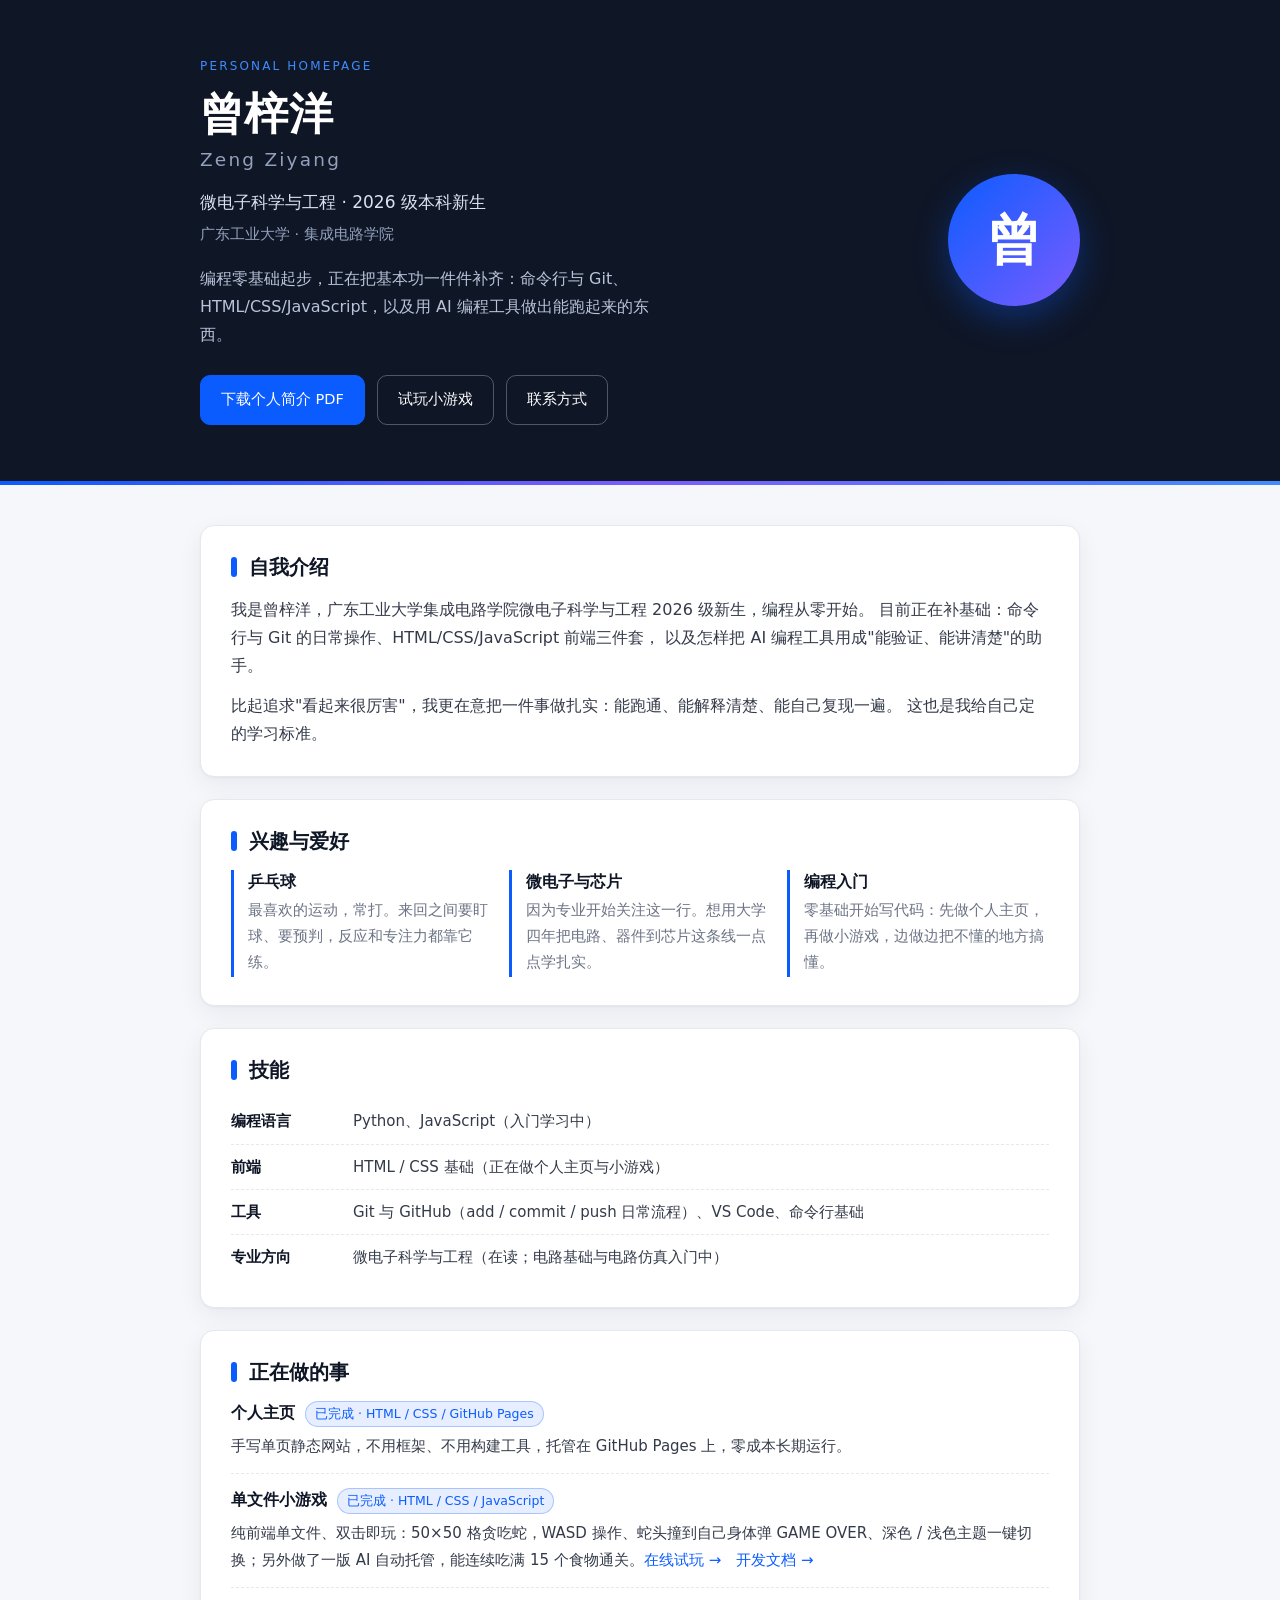
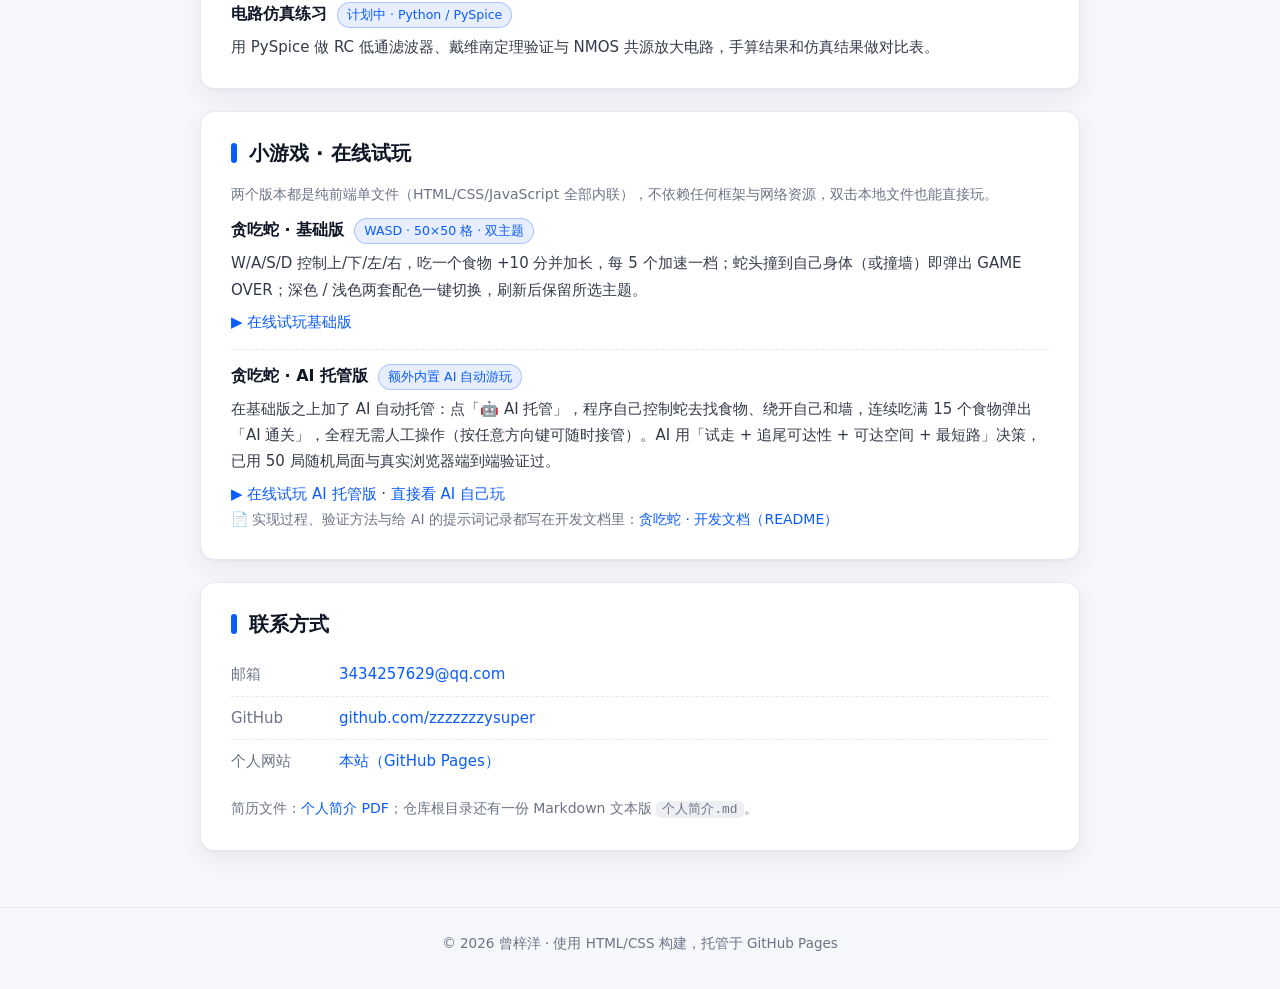
<file: index.html>
<!DOCTYPE html>
<html lang="zh-CN">
<head>
<meta charset="UTF-8">
<meta name="viewport" content="width=device-width, initial-scale=1.0">
<title>曾梓洋 · 个人主页</title>
<meta name="description" content="曾梓洋的个人主页：广东工业大学集成电路学院微电子科学与工程 2026 级本科新生，编程零基础起步，正在学 Git、前端与 AI 编程工具。">
<link rel="stylesheet" href="style.css">
<link rel="icon" href="data:image/svg+xml,<svg xmlns='http://www.w3.org/2000/svg' viewBox='0 0 100 100'><rect width='100' height='100' rx='22' fill='%230b5cff'/><text y='72' x='50' font-size='60' text-anchor='middle' fill='white' font-family='sans-serif'>曾</text></svg>">
</head>
<body>

<a class="skip" href="#main">跳到主要内容</a>

<header class="hero">
  <div class="wrap hero-inner">
    <div class="hero-text">
      <p class="eyebrow">Personal Homepage</p>
      <h1>曾梓洋 <span class="latin">Zeng Ziyang</span></h1>
      <p class="subtitle">微电子科学与工程 · 2026 级本科新生</p>
      <p class="school">广东工业大学 · 集成电路学院</p>
      <p class="tagline">编程零基础起步，正在把基本功一件件补齐：命令行与 Git、HTML/CSS/JavaScript，以及用 AI 编程工具做出能跑起来的东西。</p>
      <div class="actions">
        <a class="btn primary" href="resume.pdf" download>下载个人简介 PDF</a>
        <a class="btn" href="#games">试玩小游戏</a>
        <a class="btn" href="#contact">联系方式</a>
      </div>
    </div>
    <div class="avatar" aria-hidden="true">曾</div>
  </div>
  <div class="hero-bar"></div>
</header>

<main id="main">
  <div class="wrap">

    <section id="about" class="card">
      <h2><span class="mark"></span>自我介绍</h2>
      <p>
        我是曾梓洋，广东工业大学集成电路学院微电子科学与工程 2026 级新生，编程从零开始。
        目前正在补基础：命令行与 Git 的日常操作、HTML/CSS/JavaScript 前端三件套，
        以及怎样把 AI 编程工具用成"能验证、能讲清楚"的助手。
      </p>
      <p>
        比起追求"看起来很厉害"，我更在意把一件事做扎实：能跑通、能解释清楚、能自己复现一遍。
        这也是我给自己定的学习标准。
      </p>
    </section>

    <section id="interests" class="card">
      <h2><span class="mark"></span>兴趣与爱好</h2>
      <ul class="grid">
        <li>
          <h3>乒乓球</h3>
          <p>最喜欢的运动，常打。来回之间要盯球、要预判，反应和专注力都靠它练。</p>
        </li>
        <li>
          <h3>微电子与芯片</h3>
          <p>因为专业开始关注这一行。想用大学四年把电路、器件到芯片这条线一点点学扎实。</p>
        </li>
        <li>
          <h3>编程入门</h3>
          <p>零基础开始写代码：先做个人主页，再做小游戏，边做边把不懂的地方搞懂。</p>
        </li>
      </ul>
    </section>

    <section id="skills" class="card">
      <h2><span class="mark"></span>技能</h2>
      <dl class="skills">
        <div><dt>编程语言</dt><dd>Python、JavaScript（入门学习中）</dd></div>
        <div><dt>前端</dt><dd>HTML / CSS 基础（正在做个人主页与小游戏）</dd></div>
        <div><dt>工具</dt><dd>Git 与 GitHub（add / commit / push 日常流程）、VS Code、命令行基础</dd></div>
        <div><dt>专业方向</dt><dd>微电子科学与工程（在读；电路基础与电路仿真入门中）</dd></div>
      </dl>
    </section>

    <section id="projects" class="card">
      <h2><span class="mark"></span>正在做的事</h2>
      <ul class="projects">
        <li>
          <div class="p-head"><h3>个人主页</h3><span class="tag">已完成 · HTML / CSS / GitHub Pages</span></div>
          <p>手写单页静态网站，不用框架、不用构建工具，托管在 GitHub Pages 上，零成本长期运行。</p>
        </li>
        <li>
          <div class="p-head"><h3>单文件小游戏</h3><span class="tag">已完成 · HTML / CSS / JavaScript</span></div>
          <p>纯前端单文件、双击即玩：50×50 格贪吃蛇，WASD 操作、蛇头撞到自己身体弹 GAME OVER、深色 / 浅色主题一键切换；另外做了一版 AI 自动托管，能连续吃满 15 个食物通关。<a href="#games">在线试玩 →</a>　<a href="snake/README.html">开发文档 →</a></p>
        </li>
        <li>
          <div class="p-head"><h3>电路仿真练习</h3><span class="tag">计划中 · Python / PySpice</span></div>
          <p>用 PySpice 做 RC 低通滤波器、戴维南定理验证与 NMOS 共源放大电路，手算结果和仿真结果做对比表。</p>
        </li>
      </ul>
    </section>

    <section id="games" class="card">
      <h2><span class="mark"></span>小游戏 · 在线试玩</h2>
      <p class="hint">两个版本都是纯前端单文件（HTML/CSS/JavaScript 全部内联），不依赖任何框架与网络资源，双击本地文件也能直接玩。</p>
      <ul class="projects">
        <li>
          <div class="p-head"><h3>贪吃蛇 · 基础版</h3><span class="tag">WASD · 50×50 格 · 双主题</span></div>
          <p>W/A/S/D 控制上/下/左/右，吃一个食物 +10 分并加长，每 5 个加速一档；蛇头撞到自己身体（或撞墙）即弹出 GAME OVER；深色 / 浅色两套配色一键切换，刷新后保留所选主题。</p>
          <p><a href="snake/">▶ 在线试玩基础版</a></p>
        </li>
        <li>
          <div class="p-head"><h3>贪吃蛇 · AI 托管版</h3><span class="tag">额外内置 AI 自动游玩</span></div>
          <p>在基础版之上加了 AI 自动托管：点「🤖 AI 托管」，程序自己控制蛇去找食物、绕开自己和墙，连续吃满 15 个食物弹出「AI 通关」，全程无需人工操作（按任意方向键可随时接管）。AI 用「试走 + 追尾可达性 + 可达空间 + 最短路」决策，已用 50 局随机局面与真实浏览器端到端验证过。</p>
          <p><a href="snake-ai/">▶ 在线试玩 AI 托管版</a> · <a href="snake-ai/?demo=ai">直接看 AI 自己玩</a></p>
        </li>
      </ul>
      <p class="hint">📄 实现过程、验证方法与给 AI 的提示词记录都写在开发文档里：<a href="snake/README.html">贪吃蛇 · 开发文档（README）</a></p>
    </section>

    <section id="contact" class="card">
      <h2><span class="mark"></span>联系方式</h2>
      <ul class="contact">
        <li><span class="k">邮箱</span><a href="mailto:3434257629@qq.com">3434257629@qq.com</a></li>
        <li><span class="k">GitHub</span><a href="https://github.com/zzzzzzzysuper" target="_blank" rel="noopener">github.com/zzzzzzzysuper</a></li>
        <li><span class="k">个人网站</span><a href="./">本站（GitHub Pages）</a></li>
      </ul>
      <p class="hint">简历文件：<a href="resume.pdf" download>个人简介 PDF</a>；仓库根目录还有一份 Markdown 文本版 <code>个人简介.md</code>。</p>
    </section>

  </div>
</main>

<footer class="foot">
  <div class="wrap">
    <p>© <span id="year">2026</span> 曾梓洋 · 使用 HTML/CSS 构建，托管于 GitHub Pages</p>
  </div>
</footer>

<script>
  document.getElementById('year').textContent = new Date().getFullYear();
</script>
</body>
</html>
</file>
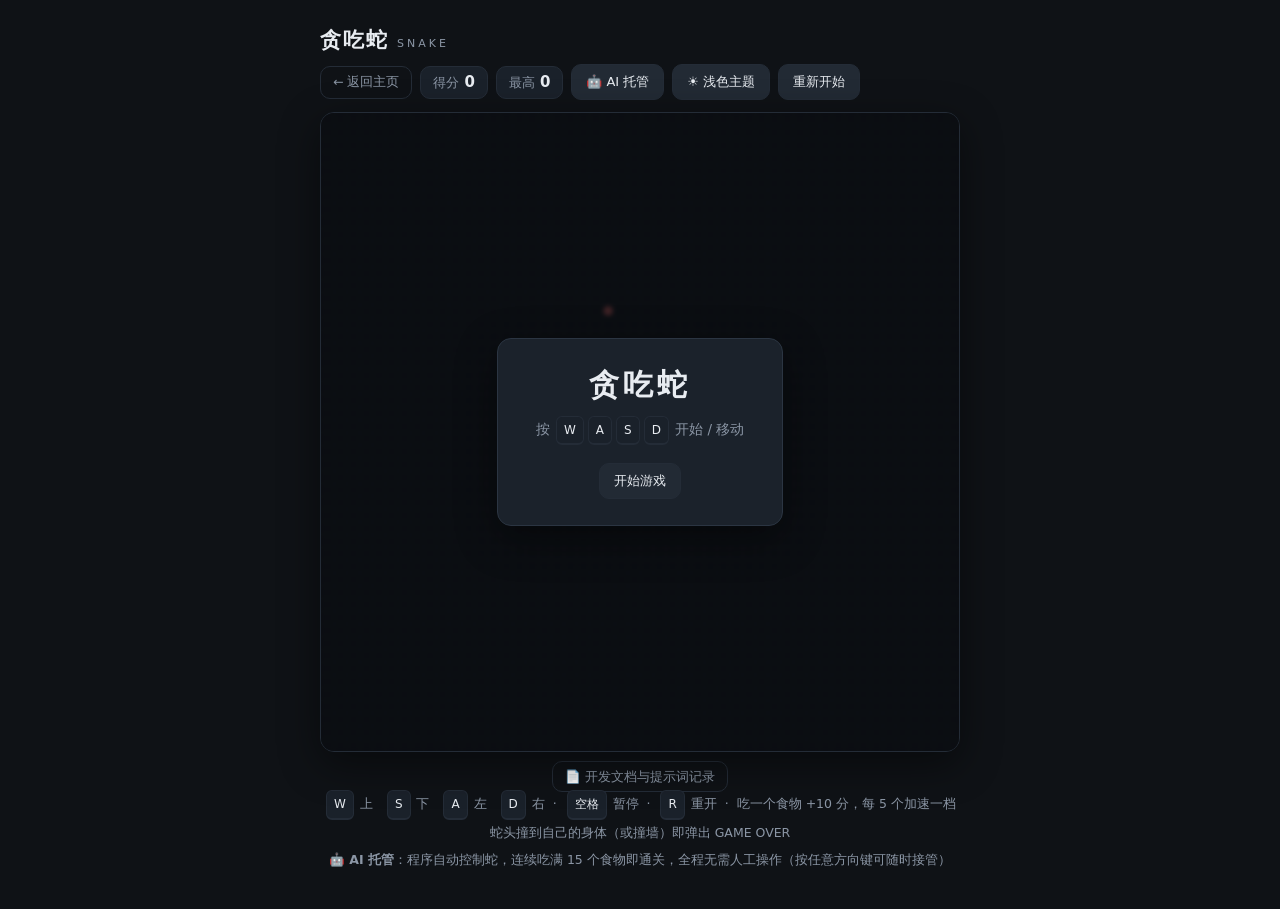
<file: snake-ai/index.html>
<!DOCTYPE html>
<html lang="zh-CN" data-theme="dark">
<head>
<meta charset="UTF-8">
<meta name="viewport" content="width=device-width, initial-scale=1">
<title>贪吃蛇 Snake · AI 托管版</title>
<meta name="description" content="纯前端单文件贪吃蛇：WASD 控制、50×50 格、深浅主题切换，并内置 AI 自动托管，可自动连续吃满 15 个食物。">
<style>
  /* ============================================================
     主题变量（阶段二）：默认深色，JS 切换时整体覆盖这些变量
     ============================================================ */
  :root {
    --pageBg: #0f1216;
    --pageText: #e8ecf1;
    --subText: #8b96a5;
    --chipBg: #1a212a;
    --cardBorder: #242c37;
    --btnBg: #222a34;
    --btnText: #e8ecf1;
    --btnHover: #2d3743;
    --canvasBg: #12161c;
    --gridLine: rgba(255, 255, 255, 0.05);
    --snakeHead: #4ade80;
    --snakeBody: #22c55e;
    --snakeAlt: #16a34a;
    --food: #f87171;
    --overlayBg: rgba(10, 12, 16, 0.78);
    --panelBg: #1b222b;
    --panelBorder: #2b3542;
    --shadow: 0 12px 40px rgba(0, 0, 0, 0.45);
  }

  * { box-sizing: border-box; }
  html, body { margin: 0; padding: 0; }

  body {
    background: var(--pageBg);
    color: var(--pageText);
    font-family: "Segoe UI", "PingFang SC", "Microsoft YaHei", system-ui, sans-serif;
    min-height: 100vh;
    display: flex;
    justify-content: center;
    padding: 26px 16px 36px;
    transition: background 0.25s ease, color 0.25s ease;
  }

  .wrap { width: 100%; max-width: 640px; }

  header {
    display: flex;
    align-items: center;
    justify-content: space-between;
    gap: 10px;
    flex-wrap: wrap;
    margin-bottom: 12px;
  }
  h1 { margin: 0; font-size: 21px; font-weight: 700; letter-spacing: 2px; }
  h1 .sub { margin-left: 8px; font-size: 11px; font-weight: 400; letter-spacing: 3px; color: var(--subText); }

  .stats { display: flex; align-items: center; gap: 8px; flex-wrap: wrap; }
  .chip {
    background: var(--chipBg);
    border: 1px solid var(--cardBorder);
    border-radius: 10px;
    padding: 6px 12px;
    font-size: 12.5px;
    color: var(--subText);
    white-space: nowrap;
  }
  .chip b {
    margin-left: 5px;
    color: var(--pageText);
    font-size: 15px;
    font-variant-numeric: tabular-nums;
  }

  button {
    font: inherit;
    font-size: 13px;
    cursor: pointer;
    border: 1px solid var(--cardBorder);
    background: var(--btnBg);
    color: var(--btnText);
    border-radius: 10px;
    padding: 8px 14px;
    white-space: nowrap;
    transition: background 0.2s ease, transform 0.08s ease;
  }
  .back {
    font-size: 12.5px;
    color: var(--subText);
    text-decoration: none;
    border: 1px solid var(--cardBorder);
    border-radius: 10px;
    padding: 7px 12px;
    transition: background 0.2s ease, color 0.2s ease;
  }
  .back:hover { background: var(--btnHover); color: var(--pageText); }

  button:hover { background: var(--btnHover); }
  button:active { transform: translateY(1px); }

  .board {
    position: relative;
    border: 1px solid var(--cardBorder);
    border-radius: 14px;
    overflow: hidden;
    background: var(--canvasBg);
    box-shadow: var(--shadow);
    transition: background 0.25s ease;
  }
  canvas { display: block; width: 100%; height: auto; }

  .overlay {
    position: absolute;
    inset: 0;
    display: flex;
    align-items: center;
    justify-content: center;
    background: var(--overlayBg);
    backdrop-filter: blur(2px);
  }
  .overlay[hidden] { display: none; }

  .panel {
    text-align: center;
    padding: 26px 38px;
    border-radius: 14px;
    background: var(--panelBg);
    border: 1px solid var(--panelBorder);
    box-shadow: var(--shadow);
  }
  .panel h2 { margin: 0 0 10px; font-size: 30px; letter-spacing: 4px; }
  .panel p { margin: 0 0 18px; color: var(--subText); font-size: 13.5px; line-height: 2; }
  .panel .big { color: var(--pageText); font-size: 16px; font-weight: 700; }

  footer {
    margin-top: 12px;
    text-align: center;
    color: var(--subText);
    font-size: 12.5px;
    line-height: 2.1;
  }
  kbd {
    display: inline-block;
    min-width: 20px;
    padding: 1px 7px;
    margin: 0 2px;
    border: 1px solid var(--cardBorder);
    border-bottom-width: 2px;
    border-radius: 6px;
    background: var(--chipBg);
    color: var(--pageText);
    font-family: inherit;
    font-size: 12px;
  }
</style>
</head>
<body>
  <main class="wrap">
    <header>
      <h1>贪吃蛇<span class="sub">SNAKE</span></h1>
      <div class="stats">
        <a class="back" href="../">← 返回主页</a>
        <div class="chip">得分<b id="score">0</b></div>
        <div class="chip">最高<b id="best">0</b></div>
        <div class="chip" id="aiChip" hidden>AI 进度<b id="aiProgress">0/15</b></div>
        <button id="aiBtn" type="button">🤖 AI 托管</button>
        <button id="themeBtn" type="button">☀️ 浅色主题</button>
        <button id="restartBtn" type="button">重新开始</button>
      </div>
    </header>

    <div class="board">
      <canvas id="game" width="600" height="600"></canvas>
      <div id="overlay" class="overlay">
        <div class="panel">
          <h2 id="overlayTitle">贪吃蛇</h2>
          <p id="overlayText">按 <kbd>W</kbd><kbd>A</kbd><kbd>S</kbd><kbd>D</kbd> 开始 / 移动</p>
          <button id="overlayBtn" type="button">开始游戏</button>
        </div>
      </div>
    </div>

    <footer>
      <a class="back" href="../snake/README.html">📄 开发文档与提示词记录</a><br>
      <kbd>W</kbd> 上 &nbsp; <kbd>S</kbd> 下 &nbsp; <kbd>A</kbd> 左 &nbsp; <kbd>D</kbd> 右 &nbsp;·&nbsp;
      <kbd>空格</kbd> 暂停 &nbsp;·&nbsp; <kbd>R</kbd> 重开 &nbsp;·&nbsp; 吃一个食物 +10 分，每 5 个加速一档<br>
      蛇头撞到自己的身体（或撞墙）即弹出 GAME OVER<br>
      🤖 <b>AI 托管</b>：程序自动控制蛇，连续吃满 15 个食物即通关，全程无需人工操作（按任意方向键可随时接管）
    </footer>
  </main>

<script>
(function () {
  'use strict';

  /* ============================================================
     常量：棋盘为 50 × 50 格，每格 12px，画布 600 × 600
     ============================================================ */
  var COLS = 50, ROWS = 50, CELL = 12;
  var W = COLS * CELL, H = ROWS * CELL;
  var FOOD_SCORE = 10;
  var TICK_START = 130, TICK_MIN = 70, SPEED_EVERY = 5, SPEED_DELTA = 5;

  var THEME_KEY = 'snake-theme';
  var BEST_KEY = 'snake-best';
  var aiTarget = 15;            // AI 托管的通关目标（连续吃到 15 个食物）

  /* ============================================================
     主题表（阶段二）：深色 / 浅色两套配色，一键切换
     ============================================================ */
  var THEMES = {
    dark: {
      pageBg: '#0f1216',
      pageText: '#e8ecf1',
      subText: '#8b96a5',
      chipBg: '#1a212a',
      cardBorder: '#242c37',
      btnBg: '#222a34',
      btnText: '#e8ecf1',
      btnHover: '#2d3743',
      canvasBg: '#12161c',
      gridLine: 'rgba(255,255,255,0.05)',
      snakeHead: '#4ade80',
      snakeBody: '#22c55e',
      snakeAlt: '#16a34a',
      food: '#f87171',
      overlayBg: 'rgba(10,12,16,0.78)',
      panelBg: '#1b222b',
      panelBorder: '#2b3542',
      shadow: '0 12px 40px rgba(0,0,0,0.45)'
    },
    light: {
      pageBg: '#f4f6fa',
      pageText: '#1d2733',
      subText: '#66727f',
      chipBg: '#ffffff',
      cardBorder: '#dde3ec',
      btnBg: '#ffffff',
      btnText: '#1d2733',
      btnHover: '#eef2f8',
      canvasBg: '#ffffff',
      gridLine: 'rgba(29,39,51,0.06)',
      snakeHead: '#16a34a',
      snakeBody: '#22c55e',
      snakeAlt: '#4ade80',
      food: '#ef4444',
      overlayBg: 'rgba(244,246,250,0.8)',
      panelBg: '#ffffff',
      panelBorder: '#dde3ec',
      shadow: '0 12px 40px rgba(29,39,51,0.14)'
    }
  };

  /* ---------- localStorage 安全封装（file:// 下也可能不可用） ---------- */
  var store = {
    get: function (key) {
      try { return window.localStorage.getItem(key); } catch (e) { return null; }
    },
    set: function (key, value) {
      try { window.localStorage.setItem(key, value); } catch (e) { /* 忽略 */ }
    }
  };

  /* ---------- DOM ---------- */
  var canvas = document.getElementById('game');
  var ctx = canvas.getContext('2d');
  var scoreEl = document.getElementById('score');
  var bestEl = document.getElementById('best');
  var overlayEl = document.getElementById('overlay');
  var overlayTitleEl = document.getElementById('overlayTitle');
  var overlayTextEl = document.getElementById('overlayText');
  var overlayBtnEl = document.getElementById('overlayBtn');
  var themeBtnEl = document.getElementById('themeBtn');
  var restartBtnEl = document.getElementById('restartBtn');
  var aiBtnEl = document.getElementById('aiBtn');
  var aiChipEl = document.getElementById('aiChip');
  var aiProgressEl = document.getElementById('aiProgress');

  /* ---------- 游戏状态（阶段一） ---------- */
  var state = {
    snake: [],            // snake[0] 是蛇头
    dir: { x: 1, y: 0 },  // 当前方向
    queue: [],            // 待生效的转向缓冲，避免连续按键掉头
    food: { x: 0, y: 0 },
    score: 0,
    best: 0,
    foods: 0,
    tick: TICK_START,
    running: false,
    paused: false,
    over: false,
    timer: null,
    overlayKind: 'ready',
    /* ---- AI 托管（阶段三） ---- */
    auto: false,          // 是否由 AI 控制方向
    aiTarget: 15,         // 目标：连续吃到多少个食物算通关
    aiSteps: 0,           // AI 已走步数（用于结果展示）
    aiWon: false          // 是否已达成目标
  };

  var currentTheme = 'dark';

  /* ============================================================
     主题（阶段二）
     ============================================================ */
  function applyTheme(name, save) {
    currentTheme = THEMES[name] ? name : 'dark';
    var t = THEMES[currentTheme];
    var rootStyle = document.documentElement.style;
    Object.keys(t).forEach(function (key) {
      rootStyle.setProperty('--' + key, t[key]);
    });
    document.documentElement.setAttribute('data-theme', currentTheme);
    themeBtnEl.textContent = currentTheme === 'dark' ? '☀️ 浅色主题' : '🌙 深色主题';
    if (save !== false) store.set(THEME_KEY, currentTheme);   // 刷新后保留
    draw();                                                   // 立即重绘，即时生效
  }

  function toggleTheme() {
    applyTheme(currentTheme === 'dark' ? 'light' : 'dark', true);
  }

  /* ============================================================
     绘制
     ============================================================ */
  function drawCell(x, y, color) {
    ctx.fillStyle = color;
    ctx.fillRect(x * CELL + 1, y * CELL + 1, CELL - 2, CELL - 2);
  }

  function drawFood(x, y, color) {
    ctx.fillStyle = color;
    ctx.beginPath();
    ctx.arc(x * CELL + CELL / 2, y * CELL + CELL / 2, CELL / 2 - 1.5, 0, Math.PI * 2);
    ctx.fill();
  }

  function draw() {
    var t = THEMES[currentTheme];

    ctx.fillStyle = t.canvasBg;
    ctx.fillRect(0, 0, W, H);

    // 极淡的网格线，保持画面简洁
    ctx.strokeStyle = t.gridLine;
    ctx.lineWidth = 1;
    ctx.beginPath();
    for (var x = 1; x < COLS; x++) {
      ctx.moveTo(x * CELL + 0.5, 0);
      ctx.lineTo(x * CELL + 0.5, H);
    }
    for (var y = 1; y < ROWS; y++) {
      ctx.moveTo(0, y * CELL + 0.5);
      ctx.lineTo(W, y * CELL + 0.5);
    }
    ctx.stroke();

    drawFood(state.food.x, state.food.y, t.food);

    for (var i = state.snake.length - 1; i >= 0; i--) {
      var seg = state.snake[i];
      var color = i === 0 ? t.snakeHead : (i % 2 === 0 ? t.snakeBody : t.snakeAlt);
      drawCell(seg.x, seg.y, color);
    }
    syncDebugAttrs();
  }

  // 机器可读状态：写到根元素的 data-* 属性上，供自动化校验直接断言（不影响人类游玩）
  function syncDebugAttrs() {
    var el = document.body || document.documentElement;
    if (!el || !el.setAttribute) return;
    var phase = state.over ? 'over'
      : state.aiWon ? 'ai-won'
      : state.auto ? 'ai-running'
      : state.running ? 'playing' : 'idle';
    el.setAttribute('data-state', phase);
    el.setAttribute('data-foods', String(state.foods));
    el.setAttribute('data-ai-steps', String(state.aiSteps));
    el.setAttribute('data-snake-len', String(state.snake.length));
  }

  /* ============================================================
     AI 自动托管（阶段三）：让程序自己玩
     每一步对 4 个方向「试走」一格，按两个安全指标打分后择优：
       ① tailOk —— 试走后蛇头还能重新追到自己的尾巴，不会被自己关死；
       ② space  —— 试走后蛇头可达的空格数 ≥ 蛇长，留有足够活动空间。
     在「安全」的走法里优先选能缩短到食物距离（BFS 最短路）的那一步；若没有能靠近
     食物的安全走法，就退化为「可达空间最大」的走法自保；四步全危险时选空间最大者。
     ============================================================ */
  var AI_DIRS = [{ x: 0, y: -1 }, { x: -1, y: 0 }, { x: 0, y: 1 }, { x: 1, y: 0 }];

  function cellIdx(x, y) { return y * COLS + x; }

  // 障碍掩码：默认整条蛇身都是障碍，可分别跳过蛇头 / 蛇尾（蛇尾会让位或可被追及）
  function blockedMask(snakeArr, skipHead, skipTail) {
    var blocked = new Uint8Array(COLS * ROWS);
    for (var i = 0; i < snakeArr.length; i++) {
      if (skipHead && i === 0) continue;
      if (skipTail && i === snakeArr.length - 1) continue;
      blocked[cellIdx(snakeArr[i].x, snakeArr[i].y)] = 1;
    }
    return blocked;
  }

  // 从蛇头 BFS：返回可达空格数，以及能否摸到蛇尾
  function analyzeSpace(snakeArr) {
    var blocked = blockedMask(snakeArr, true, true);
    var seen = new Uint8Array(COLS * ROWS);
    var head = snakeArr[0], tail = snakeArr[snakeArr.length - 1];
    var qx = [head.x], qy = [head.y], space = 0, tailOk = false;
    seen[cellIdx(head.x, head.y)] = 1;
    for (var qi = 0; qi < qx.length; qi++) {
      var cx = qx[qi], cy = qy[qi];
      for (var i = 0; i < AI_DIRS.length; i++) {
        var nx = cx + AI_DIRS[i].x, ny = cy + AI_DIRS[i].y;
        if (nx < 0 || ny < 0 || nx >= COLS || ny >= ROWS) continue;
        var idx = cellIdx(nx, ny);
        if (seen[idx] || blocked[idx]) continue;
        seen[idx] = 1;
        space += 1;
        if (nx === tail.x && ny === tail.y) tailOk = true;
        qx.push(nx); qy.push(ny);
      }
    }
    return { space: space, tailOk: tailOk };
  }

  // 从某点出发到食物的最短步数（BFS），食物不可达返回 Infinity
  function distanceToFood(start, snakeArr) {
    if (state.food.x < 0) return Infinity;
    var blocked = blockedMask(snakeArr, true, true);
    var seen = new Uint8Array(COLS * ROWS);
    var qx = [start.x], qy = [start.y], qd = [0];
    seen[cellIdx(start.x, start.y)] = 1;
    for (var qi = 0; qi < qx.length; qi++) {
      if (qx[qi] === state.food.x && qy[qi] === state.food.y) return qd[qi];
      for (var i = 0; i < AI_DIRS.length; i++) {
        var nx = qx[qi] + AI_DIRS[i].x, ny = qy[qi] + AI_DIRS[i].y;
        if (nx < 0 || ny < 0 || nx >= COLS || ny >= ROWS) continue;
        var idx = cellIdx(nx, ny);
        if (seen[idx] || blocked[idx]) continue;
        seen[idx] = 1;
        qx.push(nx); qy.push(ny); qd.push(qd[qi] + 1);
      }
    }
    return Infinity;
  }

  // 在当前局面上试走一步：撞墙 / 撞身体返回 null，否则返回走完后的局面
  function tryMove(dir) {
    var head = state.snake[0];
    var nx = head.x + dir.x, ny = head.y + dir.y;
    if (nx < 0 || ny < 0 || nx >= COLS || ny >= ROWS) return null;
    var grow = (nx === state.food.x && ny === state.food.y);
    var next = [{ x: nx, y: ny }];
    var keep = grow ? state.snake.length : state.snake.length - 1;   // 不吃食物时尾巴会让位
    for (var i = 0; i < keep; i++) {
      var seg = state.snake[i];
      if (seg.x === nx && seg.y === ny) return null;
      next.push(seg);
    }
    return { dir: dir, head: { x: nx, y: ny }, snake: next, grow: grow };
  }

  function aiBetter(a, b) {
    if (a.safe !== b.safe) return a.safe;                            // ① 安全优先
    if (a.foodDist !== b.foodDist) return a.foodDist < b.foodDist;    // ② 再尽量靠近食物
    if (a.space !== b.space) return a.space > b.space;                // ③ 空间更大更稳
    if (a.keepDir !== b.keepDir) return a.keepDir > b.keepDir;        // ④ 尽量少转向
    return false;
  }

  function aiChooseDirection() {
    var best = null;
    for (var i = 0; i < AI_DIRS.length; i++) {
      var cand = tryMove(AI_DIRS[i]);
      if (!cand) continue;
      var info = analyzeSpace(cand.snake);
      cand.space = info.space;
      cand.safe = info.tailOk && info.space >= cand.snake.length;
      var dist = distanceToFood(cand.head, cand.snake);
      cand.foodDist = (dist === Infinity) ? 1e9 : dist;
      cand.keepDir = (cand.dir.x === state.dir.x && cand.dir.y === state.dir.y) ? 1 : 0;
      if (!best || aiBetter(cand, best)) best = cand;
    }
    return best ? best.dir : state.dir;   // 无处可走时保持原方向
  }

  /* ============================================================
     核心逻辑（阶段一）
     ============================================================ */
  function spawnFood() {
    var free = [];
    for (var x = 0; x < COLS; x++) {
      for (var y = 0; y < ROWS; y++) {
        var onSnake = false;
        for (var i = 0; i < state.snake.length; i++) {
          if (state.snake[i].x === x && state.snake[i].y === y) { onSnake = true; break; }
        }
        if (!onSnake) free.push({ x: x, y: y });
      }
    }
    if (free.length === 0) {           // 全屏占满，玩家赢了
      state.food = { x: -1, y: -1 };
      return;
    }
    state.food = free[Math.floor(Math.random() * free.length)];
  }

  function updateScore() {
    scoreEl.textContent = String(state.score);
    bestEl.textContent = String(Math.max(state.best, state.score));
    updateAiBadge();
  }

  /* AI 托管的状态徽标与按钮文案 */
  function updateAiBadge() {
    aiChipEl.hidden = !state.auto;
    aiProgressEl.textContent = state.foods + '/' + state.aiTarget;
    aiBtnEl.textContent = state.auto ? '🛑 停止托管' : '🤖 AI 托管';
  }

  function setDirection(nx, ny) {
    var last = state.queue.length ? state.queue[state.queue.length - 1] : state.dir;
    if (nx === -last.x && ny === -last.y) return;   // 禁止 180° 掉头
    if (nx === last.x && ny === last.y) return;     // 同方向重复按键
    if (state.queue.length < 2) state.queue.push({ x: nx, y: ny });
  }

  function step() {
    if (state.auto && !state.aiWon) {
      state.dir = aiChooseDirection();   // AI 托管：每一步现算方向
      state.queue = [];
      state.aiSteps += 1;
    } else if (state.queue.length) {
      state.dir = state.queue.shift();
    }

    var head = state.snake[0];
    var nx = head.x + state.dir.x;
    var ny = head.y + state.dir.y;

    // 撞墙
    if (nx < 0 || ny < 0 || nx >= COLS || ny >= ROWS) {
      gameOver('撞到墙了');
      return;
    }

    // 蛇头碰到自己的身体（吃食物时身体变长，判定范围包含全部身体）
    var willGrow = (nx === state.food.x && ny === state.food.y);
    var limit = willGrow ? state.snake.length : state.snake.length - 1;
    for (var i = 0; i < limit; i++) {
      if (state.snake[i].x === nx && state.snake[i].y === ny) {
        gameOver('蛇头撞到了自己的身体');
        return;
      }
    }

    state.snake.unshift({ x: nx, y: ny });
    if (willGrow) {
      state.score += FOOD_SCORE;
      state.foods += 1;
      if (state.foods % SPEED_EVERY === 0) {
        state.tick = Math.max(TICK_MIN, state.tick - SPEED_DELTA);
      }
      spawnFood();
      updateScore();
    } else {
      state.snake.pop();
    }
    draw();
    if (state.auto && state.foods >= state.aiTarget) aiWin();   // AI 吃满目标 → 通关
  }

  /* ============================================================
     弹层：开始 / 暂停 / GAME OVER
     ============================================================ */
  function showOverlay(kind, reason) {
    state.overlayKind = kind;
    overlayEl.hidden = false;
    if (kind === 'over') {
      overlayTitleEl.textContent = 'GAME OVER';
      overlayTextEl.innerHTML = (reason || '') + '<br>得分 <span class="big">' + state.score +
        '</span> · 最高 <span class="big">' + Math.max(state.best, state.score) + '</span>';
      overlayBtnEl.textContent = '再来一局';
    } else if (kind === 'paused') {
      overlayTitleEl.textContent = '已暂停';
      overlayTextEl.innerHTML = '按 <kbd>空格</kbd> 或点击按钮继续';
      overlayBtnEl.textContent = '继续游戏';
    } else {
      overlayTitleEl.textContent = '贪吃蛇';
      overlayTextEl.innerHTML = '按 <kbd>W</kbd><kbd>A</kbd><kbd>S</kbd><kbd>D</kbd> 开始 / 移动';
      overlayBtnEl.textContent = '开始游戏';
    }
  }

  function hideOverlay() {
    overlayEl.hidden = true;
  }

  function gameOver(reason) {
    state.over = true;
    state.running = false;
    clearTimeout(state.timer);
    if (state.score > state.best) {
      state.best = state.score;
      store.set(BEST_KEY, String(state.best));
    }
    updateScore();
    draw();
    showOverlay('over', reason);   // 弹出 GAME OVER 字样
  }

  /* ============================================================
     流程控制
     ============================================================ */
  function reset() {
    var cx = Math.floor(COLS / 2), cy = Math.floor(ROWS / 2);
    state.snake = [
      { x: cx, y: cy },
      { x: cx - 1, y: cy },
      { x: cx - 2, y: cy }
    ];
    state.dir = { x: 1, y: 0 };
    state.queue = [];
    state.score = 0;
    state.foods = 0;
    state.tick = TICK_START;
    state.running = false;
    state.paused = false;
    state.over = false;
    spawnFood();
    updateScore();
    draw();
  }

  function startGame() {
    if (state.over) reset();
    state.running = true;
    state.paused = false;
    hideOverlay();
    schedule();
  }

  function restart() {
    clearTimeout(state.timer);
    reset();
    startGame();
  }

  function togglePause() {
    if (!state.running || state.over) return;
    state.paused = !state.paused;
    if (state.paused) showOverlay('paused');
    else hideOverlay();
  }

  /* ---------- AI 托管：开局 / 停止 / 通关 ---------- */
  function startAutoPlay() {
    clearTimeout(state.timer);
    reset();
    state.auto = true;
    state.aiWon = false;
    state.aiSteps = 0;
    state.aiTarget = aiTarget;
    updateAiBadge();
    startGame();                 // 无需任何按键，AI 自己开局
  }

  function stopAutoPlay() {
    state.auto = false;
    state.running = false;
    clearTimeout(state.timer);
    updateAiBadge();
    showOverlay('ready');
  }

  function toggleAutoPlay() {
    if (state.auto) stopAutoPlay();
    else startAutoPlay();
  }

  function aiWin() {
    state.aiWon = true;
    state.running = false;
    clearTimeout(state.timer);
    updateAiBadge();
    draw();
    state.overlayKind = 'aiwin';
    overlayEl.hidden = false;
    overlayTitleEl.textContent = 'AI 通关';
    overlayTextEl.innerHTML = 'AI 连续吃到 <span class="big">' + state.foods + '</span> 个食物' +
      '（目标 ' + state.aiTarget + '）<br>全程 ' + state.aiSteps + ' 步，未撞墙、未撞自己';
    overlayBtnEl.textContent = '让 AI 再跑一次';
  }

  function schedule() {
    clearTimeout(state.timer);
    state.timer = setTimeout(tickFn, state.tick);
  }

  function tickFn() {
    if (!state.running || state.over) return;
    if (!state.paused) step();
    schedule();
  }

  /* ============================================================
     事件绑定
     ============================================================ */
  var KEY_DIRS = {
    w: [0, -1], s: [0, 1], a: [-1, 0], d: [1, 0],
    arrowup: [0, -1], arrowdown: [0, 1], arrowleft: [-1, 0], arrowright: [1, 0]
  };

  document.addEventListener('keydown', function (e) {
    var key = String(e.key || '').toLowerCase();

    if (key === ' ' || key === 'spacebar') {
      e.preventDefault();
      if (state.over) return;
      if (!state.running) startGame();
      else togglePause();
      return;
    }
    if (key === 'r') { e.preventDefault(); restart(); return; }

    var dir = KEY_DIRS[key];
    if (!dir) return;
    e.preventDefault();
    if (state.auto) { state.auto = false; updateAiBadge(); }   // 人工接管，立即退出 AI 托管
    if (state.over) restart();          // 结束后按方向键直接重开
    else if (!state.running) startGame();
    if (state.paused) { state.paused = false; hideOverlay(); }
    setDirection(dir[0], dir[1]);
  });

  themeBtnEl.addEventListener('click', toggleTheme);
  restartBtnEl.addEventListener('click', restart);
  aiBtnEl.addEventListener('click', toggleAutoPlay);
  overlayBtnEl.addEventListener('click', function () {
    if (state.overlayKind === 'over') restart();
    else if (state.overlayKind === 'paused') togglePause();
    else if (state.overlayKind === 'aiwin') startAutoPlay();
    else startGame();
  });

  /* ============================================================
     启动 + 测试钩子（仅用于自动化验证，不影响正常游玩）
       ?theme=dark|light   强制初始主题
       ?speed=N            指定每步毫秒数（便于录制 / 截图）
       ?target=N           AI 托管的目标食物数（默认 15）
       ?demo=ai            AI 托管自动开局（全程无人工操作）
       ?demo=play          自动开始，便于截图
       ?demo=gameover      构造自撞局面，验证 GAME OVER 弹层
     ============================================================ */
  var params = new URLSearchParams(window.location.search);
  var forcedTheme = params.get('theme');
  var demo = params.get('demo');
  var speedParam = parseInt(params.get('speed') || '', 10);
  var targetParam = parseInt(params.get('target') || '', 10);

  if (targetParam > 0) aiTarget = targetParam;
  state.aiTarget = aiTarget;
  if (speedParam > 0) {                    // 加速演示：步进间隔与加速下限一起下调
    TICK_START = speedParam;
    TICK_MIN = Math.min(TICK_MIN, speedParam);
  }

  state.best = parseInt(store.get(BEST_KEY) || '0', 10) || 0;
  reset();
  applyTheme(forcedTheme || store.get(THEME_KEY) || 'dark', !forcedTheme);
  showOverlay('ready');

  if (demo === 'ai') {
    startAutoPlay();                       // AI 托管：不需要任何人按键
  } else if (demo === 'play') {
    // 便于截图 / 演示：预置一条较长的蛇与前方食物，再自动开始
    var body = [];
    for (var d = 0; d < 12; d++) body.push({ x: 18 - d, y: 25 });
    state.snake = body;
    state.dir = { x: 1, y: 0 };
    state.food = { x: 30, y: 25 };
    state.running = true;
    state.over = false;
    hideOverlay();
    draw();
    schedule();
  } else if (demo === 'gameover') {
    // 构造一个闭环蛇阵，蛇头向右前进若干步后必然撞到自己
    var ring = [];
    ring.push({ x: 20, y: 20 });                       // 蛇头在圈内
    var x, y;
    for (x = 18; x <= 25; x++) ring.push({ x: x, y: 18 });
    for (y = 19; y <= 24; y++) ring.push({ x: 25, y: y });
    for (x = 24; x >= 18; x--) ring.push({ x: x, y: 25 });
    for (y = 24; y >= 19; y--) ring.push({ x: 18, y: y });
    state.snake = ring;
    state.dir = { x: 1, y: 0 };
    state.food = { x: 5, y: 5 };
    state.running = true;
    state.over = false;
    hideOverlay();
    draw();
    schedule();
  }

  // 调试 / 自动化验证入口
  window.__SNAKE__ = {
    state: state,
    THEMES: THEMES,
    COLS: COLS, ROWS: ROWS, CELL: CELL,
    step: step,
    reset: reset,
    start: startGame,
    restart: restart,
    setDirection: setDirection,
    gameOver: gameOver,
    spawnFood: spawnFood,
    applyTheme: applyTheme,
    getTheme: function () { return currentTheme; },
    draw: draw,
    /* AI 托管（阶段三）调试入口 */
    aiChoose: aiChooseDirection,
    startAuto: startAutoPlay,
    stopAuto: stopAutoPlay,
    setAuto: function (on) { state.auto = !!on; updateAiBadge(); },
    setTarget: function (n) { aiTarget = n; state.aiTarget = n; updateAiBadge(); }
  };
})();
</script>
</body>
</html>
</file>
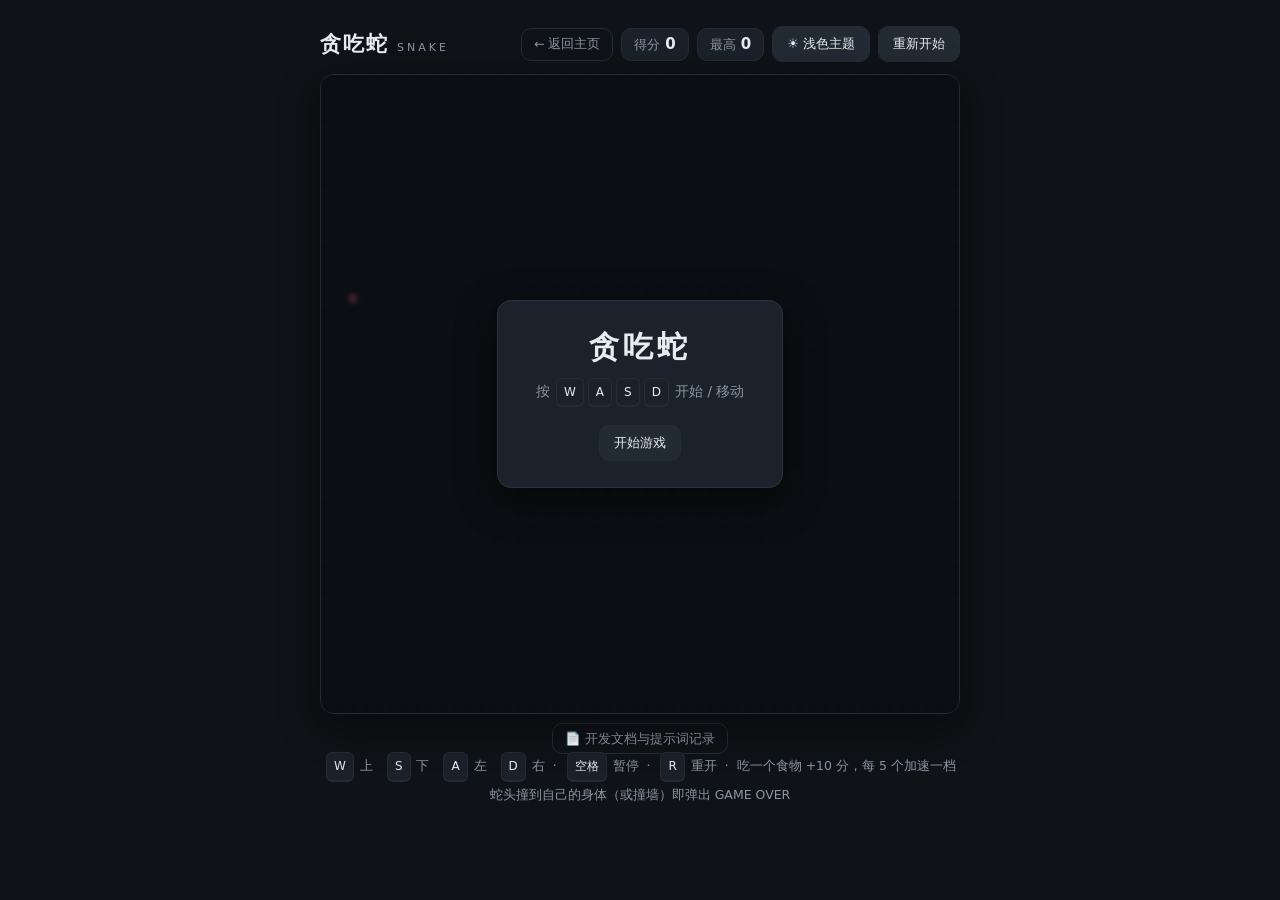
<file: snake/index.html>
<!DOCTYPE html>
<html lang="zh-CN" data-theme="dark">
<head>
<meta charset="UTF-8">
<meta name="viewport" content="width=device-width, initial-scale=1">
<title>贪吃蛇 Snake · 基础版</title>
<meta name="description" content="纯前端单文件贪吃蛇：WASD 控制、50×50 格、撞到自己身体弹出 GAME OVER，支持深色 / 浅色主题一键切换。">
<style>
  /* ============================================================
     主题变量（阶段二）：默认深色，JS 切换时整体覆盖这些变量
     ============================================================ */
  :root {
    --pageBg: #0f1216;
    --pageText: #e8ecf1;
    --subText: #8b96a5;
    --chipBg: #1a212a;
    --cardBorder: #242c37;
    --btnBg: #222a34;
    --btnText: #e8ecf1;
    --btnHover: #2d3743;
    --canvasBg: #12161c;
    --gridLine: rgba(255, 255, 255, 0.05);
    --snakeHead: #4ade80;
    --snakeBody: #22c55e;
    --snakeAlt: #16a34a;
    --food: #f87171;
    --overlayBg: rgba(10, 12, 16, 0.78);
    --panelBg: #1b222b;
    --panelBorder: #2b3542;
    --shadow: 0 12px 40px rgba(0, 0, 0, 0.45);
  }

  * { box-sizing: border-box; }
  html, body { margin: 0; padding: 0; }

  body {
    background: var(--pageBg);
    color: var(--pageText);
    font-family: "Segoe UI", "PingFang SC", "Microsoft YaHei", system-ui, sans-serif;
    min-height: 100vh;
    display: flex;
    justify-content: center;
    padding: 26px 16px 36px;
    transition: background 0.25s ease, color 0.25s ease;
  }

  .wrap { width: 100%; max-width: 640px; }

  header {
    display: flex;
    align-items: center;
    justify-content: space-between;
    gap: 10px;
    flex-wrap: wrap;
    margin-bottom: 12px;
  }
  h1 { margin: 0; font-size: 21px; font-weight: 700; letter-spacing: 2px; }
  h1 .sub { margin-left: 8px; font-size: 11px; font-weight: 400; letter-spacing: 3px; color: var(--subText); }

  .stats { display: flex; align-items: center; gap: 8px; flex-wrap: wrap; }
  .chip {
    background: var(--chipBg);
    border: 1px solid var(--cardBorder);
    border-radius: 10px;
    padding: 6px 12px;
    font-size: 12.5px;
    color: var(--subText);
    white-space: nowrap;
  }
  .chip b {
    margin-left: 5px;
    color: var(--pageText);
    font-size: 15px;
    font-variant-numeric: tabular-nums;
  }

  button {
    font: inherit;
    font-size: 13px;
    cursor: pointer;
    border: 1px solid var(--cardBorder);
    background: var(--btnBg);
    color: var(--btnText);
    border-radius: 10px;
    padding: 8px 14px;
    white-space: nowrap;
    transition: background 0.2s ease, transform 0.08s ease;
  }
  .back {
    font-size: 12.5px;
    color: var(--subText);
    text-decoration: none;
    border: 1px solid var(--cardBorder);
    border-radius: 10px;
    padding: 7px 12px;
    transition: background 0.2s ease, color 0.2s ease;
  }
  .back:hover { background: var(--btnHover); color: var(--pageText); }

  button:hover { background: var(--btnHover); }
  button:active { transform: translateY(1px); }

  .board {
    position: relative;
    border: 1px solid var(--cardBorder);
    border-radius: 14px;
    overflow: hidden;
    background: var(--canvasBg);
    box-shadow: var(--shadow);
    transition: background 0.25s ease;
  }
  canvas { display: block; width: 100%; height: auto; }

  .overlay {
    position: absolute;
    inset: 0;
    display: flex;
    align-items: center;
    justify-content: center;
    background: var(--overlayBg);
    backdrop-filter: blur(2px);
  }
  .overlay[hidden] { display: none; }

  .panel {
    text-align: center;
    padding: 26px 38px;
    border-radius: 14px;
    background: var(--panelBg);
    border: 1px solid var(--panelBorder);
    box-shadow: var(--shadow);
  }
  .panel h2 { margin: 0 0 10px; font-size: 30px; letter-spacing: 4px; }
  .panel p { margin: 0 0 18px; color: var(--subText); font-size: 13.5px; line-height: 2; }
  .panel .big { color: var(--pageText); font-size: 16px; font-weight: 700; }

  footer {
    margin-top: 12px;
    text-align: center;
    color: var(--subText);
    font-size: 12.5px;
    line-height: 2.1;
  }
  kbd {
    display: inline-block;
    min-width: 20px;
    padding: 1px 7px;
    margin: 0 2px;
    border: 1px solid var(--cardBorder);
    border-bottom-width: 2px;
    border-radius: 6px;
    background: var(--chipBg);
    color: var(--pageText);
    font-family: inherit;
    font-size: 12px;
  }
</style>
</head>
<body>
  <main class="wrap">
    <header>
      <h1>贪吃蛇<span class="sub">SNAKE</span></h1>
      <div class="stats">
        <a class="back" href="../">← 返回主页</a>
        <div class="chip">得分<b id="score">0</b></div>
        <div class="chip">最高<b id="best">0</b></div>
        <button id="themeBtn" type="button">☀️ 浅色主题</button>
        <button id="restartBtn" type="button">重新开始</button>
      </div>
    </header>

    <div class="board">
      <canvas id="game" width="600" height="600"></canvas>
      <div id="overlay" class="overlay">
        <div class="panel">
          <h2 id="overlayTitle">贪吃蛇</h2>
          <p id="overlayText">按 <kbd>W</kbd><kbd>A</kbd><kbd>S</kbd><kbd>D</kbd> 开始 / 移动</p>
          <button id="overlayBtn" type="button">开始游戏</button>
        </div>
      </div>
    </div>

    <footer>
      <a class="back" href="README.html">📄 开发文档与提示词记录</a><br>
      <kbd>W</kbd> 上 &nbsp; <kbd>S</kbd> 下 &nbsp; <kbd>A</kbd> 左 &nbsp; <kbd>D</kbd> 右 &nbsp;·&nbsp;
      <kbd>空格</kbd> 暂停 &nbsp;·&nbsp; <kbd>R</kbd> 重开 &nbsp;·&nbsp; 吃一个食物 +10 分，每 5 个加速一档<br>
      蛇头撞到自己的身体（或撞墙）即弹出 GAME OVER
    </footer>
  </main>

<script>
(function () {
  'use strict';

  /* ============================================================
     常量：棋盘为 50 × 50 格，每格 12px，画布 600 × 600
     ============================================================ */
  var COLS = 50, ROWS = 50, CELL = 12;
  var W = COLS * CELL, H = ROWS * CELL;
  var FOOD_SCORE = 10;
  var TICK_START = 130, TICK_MIN = 70, SPEED_EVERY = 5, SPEED_DELTA = 5;

  var THEME_KEY = 'snake-theme';
  var BEST_KEY = 'snake-best';

  /* ============================================================
     主题表（阶段二）：深色 / 浅色两套配色，一键切换
     ============================================================ */
  var THEMES = {
    dark: {
      pageBg: '#0f1216',
      pageText: '#e8ecf1',
      subText: '#8b96a5',
      chipBg: '#1a212a',
      cardBorder: '#242c37',
      btnBg: '#222a34',
      btnText: '#e8ecf1',
      btnHover: '#2d3743',
      canvasBg: '#12161c',
      gridLine: 'rgba(255,255,255,0.05)',
      snakeHead: '#4ade80',
      snakeBody: '#22c55e',
      snakeAlt: '#16a34a',
      food: '#f87171',
      overlayBg: 'rgba(10,12,16,0.78)',
      panelBg: '#1b222b',
      panelBorder: '#2b3542',
      shadow: '0 12px 40px rgba(0,0,0,0.45)'
    },
    light: {
      pageBg: '#f4f6fa',
      pageText: '#1d2733',
      subText: '#66727f',
      chipBg: '#ffffff',
      cardBorder: '#dde3ec',
      btnBg: '#ffffff',
      btnText: '#1d2733',
      btnHover: '#eef2f8',
      canvasBg: '#ffffff',
      gridLine: 'rgba(29,39,51,0.06)',
      snakeHead: '#16a34a',
      snakeBody: '#22c55e',
      snakeAlt: '#4ade80',
      food: '#ef4444',
      overlayBg: 'rgba(244,246,250,0.8)',
      panelBg: '#ffffff',
      panelBorder: '#dde3ec',
      shadow: '0 12px 40px rgba(29,39,51,0.14)'
    }
  };

  /* ---------- localStorage 安全封装（file:// 下也可能不可用） ---------- */
  var store = {
    get: function (key) {
      try { return window.localStorage.getItem(key); } catch (e) { return null; }
    },
    set: function (key, value) {
      try { window.localStorage.setItem(key, value); } catch (e) { /* 忽略 */ }
    }
  };

  /* ---------- DOM ---------- */
  var canvas = document.getElementById('game');
  var ctx = canvas.getContext('2d');
  var scoreEl = document.getElementById('score');
  var bestEl = document.getElementById('best');
  var overlayEl = document.getElementById('overlay');
  var overlayTitleEl = document.getElementById('overlayTitle');
  var overlayTextEl = document.getElementById('overlayText');
  var overlayBtnEl = document.getElementById('overlayBtn');
  var themeBtnEl = document.getElementById('themeBtn');
  var restartBtnEl = document.getElementById('restartBtn');

  /* ---------- 游戏状态（阶段一） ---------- */
  var state = {
    snake: [],            // snake[0] 是蛇头
    dir: { x: 1, y: 0 },  // 当前方向
    queue: [],            // 待生效的转向缓冲，避免连续按键掉头
    food: { x: 0, y: 0 },
    score: 0,
    best: 0,
    foods: 0,
    tick: TICK_START,
    running: false,
    paused: false,
    over: false,
    timer: null,
    overlayKind: 'ready'
  };

  var currentTheme = 'dark';

  /* ============================================================
     主题（阶段二）
     ============================================================ */
  function applyTheme(name, save) {
    currentTheme = THEMES[name] ? name : 'dark';
    var t = THEMES[currentTheme];
    var rootStyle = document.documentElement.style;
    Object.keys(t).forEach(function (key) {
      rootStyle.setProperty('--' + key, t[key]);
    });
    document.documentElement.setAttribute('data-theme', currentTheme);
    themeBtnEl.textContent = currentTheme === 'dark' ? '☀️ 浅色主题' : '🌙 深色主题';
    if (save !== false) store.set(THEME_KEY, currentTheme);   // 刷新后保留
    draw();                                                   // 立即重绘，即时生效
  }

  function toggleTheme() {
    applyTheme(currentTheme === 'dark' ? 'light' : 'dark', true);
  }

  /* ============================================================
     绘制
     ============================================================ */
  function drawCell(x, y, color) {
    ctx.fillStyle = color;
    ctx.fillRect(x * CELL + 1, y * CELL + 1, CELL - 2, CELL - 2);
  }

  function drawFood(x, y, color) {
    ctx.fillStyle = color;
    ctx.beginPath();
    ctx.arc(x * CELL + CELL / 2, y * CELL + CELL / 2, CELL / 2 - 1.5, 0, Math.PI * 2);
    ctx.fill();
  }

  function draw() {
    var t = THEMES[currentTheme];

    ctx.fillStyle = t.canvasBg;
    ctx.fillRect(0, 0, W, H);

    // 极淡的网格线，保持画面简洁
    ctx.strokeStyle = t.gridLine;
    ctx.lineWidth = 1;
    ctx.beginPath();
    for (var x = 1; x < COLS; x++) {
      ctx.moveTo(x * CELL + 0.5, 0);
      ctx.lineTo(x * CELL + 0.5, H);
    }
    for (var y = 1; y < ROWS; y++) {
      ctx.moveTo(0, y * CELL + 0.5);
      ctx.lineTo(W, y * CELL + 0.5);
    }
    ctx.stroke();

    drawFood(state.food.x, state.food.y, t.food);

    for (var i = state.snake.length - 1; i >= 0; i--) {
      var seg = state.snake[i];
      var color = i === 0 ? t.snakeHead : (i % 2 === 0 ? t.snakeBody : t.snakeAlt);
      drawCell(seg.x, seg.y, color);
    }
    syncDebugAttrs();
  }

  // 机器可读状态：写到根元素的 data-* 属性上，供自动化校验直接断言（不影响人类游玩）
  function syncDebugAttrs() {
    var el = document.body || document.documentElement;
    if (!el || !el.setAttribute) return;
    var phase = state.over ? 'over' : (state.running ? 'playing' : 'idle');
    el.setAttribute('data-state', phase);
    el.setAttribute('data-foods', String(state.foods));
    el.setAttribute('data-snake-len', String(state.snake.length));
  }

  /* ============================================================
     核心逻辑（阶段一）
     ============================================================ */
  function spawnFood() {
    var free = [];
    for (var x = 0; x < COLS; x++) {
      for (var y = 0; y < ROWS; y++) {
        var onSnake = false;
        for (var i = 0; i < state.snake.length; i++) {
          if (state.snake[i].x === x && state.snake[i].y === y) { onSnake = true; break; }
        }
        if (!onSnake) free.push({ x: x, y: y });
      }
    }
    if (free.length === 0) {           // 全屏占满，玩家赢了
      state.food = { x: -1, y: -1 };
      return;
    }
    state.food = free[Math.floor(Math.random() * free.length)];
  }

  function updateScore() {
    scoreEl.textContent = String(state.score);
    bestEl.textContent = String(Math.max(state.best, state.score));
  }

  function setDirection(nx, ny) {
    var last = state.queue.length ? state.queue[state.queue.length - 1] : state.dir;
    if (nx === -last.x && ny === -last.y) return;   // 禁止 180° 掉头
    if (nx === last.x && ny === last.y) return;     // 同方向重复按键
    if (state.queue.length < 2) state.queue.push({ x: nx, y: ny });
  }

  function step() {
    if (state.queue.length) state.dir = state.queue.shift();

    var head = state.snake[0];
    var nx = head.x + state.dir.x;
    var ny = head.y + state.dir.y;

    // 撞墙
    if (nx < 0 || ny < 0 || nx >= COLS || ny >= ROWS) {
      gameOver('撞到墙了');
      return;
    }

    // 蛇头碰到自己的身体（吃食物时身体变长，判定范围包含全部身体）
    var willGrow = (nx === state.food.x && ny === state.food.y);
    var limit = willGrow ? state.snake.length : state.snake.length - 1;
    for (var i = 0; i < limit; i++) {
      if (state.snake[i].x === nx && state.snake[i].y === ny) {
        gameOver('蛇头撞到了自己的身体');
        return;
      }
    }

    state.snake.unshift({ x: nx, y: ny });
    if (willGrow) {
      state.score += FOOD_SCORE;
      state.foods += 1;
      if (state.foods % SPEED_EVERY === 0) {
        state.tick = Math.max(TICK_MIN, state.tick - SPEED_DELTA);
      }
      spawnFood();
      updateScore();
    } else {
      state.snake.pop();
    }
    draw();
  }

  /* ============================================================
     弹层：开始 / 暂停 / GAME OVER
     ============================================================ */
  function showOverlay(kind, reason) {
    state.overlayKind = kind;
    overlayEl.hidden = false;
    if (kind === 'over') {
      overlayTitleEl.textContent = 'GAME OVER';
      overlayTextEl.innerHTML = (reason || '') + '<br>得分 <span class="big">' + state.score +
        '</span> · 最高 <span class="big">' + Math.max(state.best, state.score) + '</span>';
      overlayBtnEl.textContent = '再来一局';
    } else if (kind === 'paused') {
      overlayTitleEl.textContent = '已暂停';
      overlayTextEl.innerHTML = '按 <kbd>空格</kbd> 或点击按钮继续';
      overlayBtnEl.textContent = '继续游戏';
    } else {
      overlayTitleEl.textContent = '贪吃蛇';
      overlayTextEl.innerHTML = '按 <kbd>W</kbd><kbd>A</kbd><kbd>S</kbd><kbd>D</kbd> 开始 / 移动';
      overlayBtnEl.textContent = '开始游戏';
    }
  }

  function hideOverlay() {
    overlayEl.hidden = true;
  }

  function gameOver(reason) {
    state.over = true;
    state.running = false;
    clearTimeout(state.timer);
    if (state.score > state.best) {
      state.best = state.score;
      store.set(BEST_KEY, String(state.best));
    }
    updateScore();
    draw();
    showOverlay('over', reason);   // 弹出 GAME OVER 字样
  }

  /* ============================================================
     流程控制
     ============================================================ */
  function reset() {
    var cx = Math.floor(COLS / 2), cy = Math.floor(ROWS / 2);
    state.snake = [
      { x: cx, y: cy },
      { x: cx - 1, y: cy },
      { x: cx - 2, y: cy }
    ];
    state.dir = { x: 1, y: 0 };
    state.queue = [];
    state.score = 0;
    state.foods = 0;
    state.tick = TICK_START;
    state.running = false;
    state.paused = false;
    state.over = false;
    spawnFood();
    updateScore();
    draw();
  }

  function startGame() {
    if (state.over) reset();
    state.running = true;
    state.paused = false;
    hideOverlay();
    schedule();
  }

  function restart() {
    clearTimeout(state.timer);
    reset();
    startGame();
  }

  function togglePause() {
    if (!state.running || state.over) return;
    state.paused = !state.paused;
    if (state.paused) showOverlay('paused');
    else hideOverlay();
  }


  function schedule() {
    clearTimeout(state.timer);
    state.timer = setTimeout(tickFn, state.tick);
  }

  function tickFn() {
    if (!state.running || state.over) return;
    if (!state.paused) step();
    schedule();
  }

  /* ============================================================
     事件绑定
     ============================================================ */
  var KEY_DIRS = {
    w: [0, -1], s: [0, 1], a: [-1, 0], d: [1, 0],
    arrowup: [0, -1], arrowdown: [0, 1], arrowleft: [-1, 0], arrowright: [1, 0]
  };

  document.addEventListener('keydown', function (e) {
    var key = String(e.key || '').toLowerCase();

    if (key === ' ' || key === 'spacebar') {
      e.preventDefault();
      if (state.over) return;
      if (!state.running) startGame();
      else togglePause();
      return;
    }
    if (key === 'r') { e.preventDefault(); restart(); return; }

    var dir = KEY_DIRS[key];
    if (!dir) return;
    e.preventDefault();
    if (state.over) restart();          // 结束后按方向键直接重开
    else if (!state.running) startGame();
    if (state.paused) { state.paused = false; hideOverlay(); }
    setDirection(dir[0], dir[1]);
  });

  themeBtnEl.addEventListener('click', toggleTheme);
  restartBtnEl.addEventListener('click', restart);
  overlayBtnEl.addEventListener('click', function () {
    if (state.overlayKind === 'over') restart();
    else if (state.overlayKind === 'paused') togglePause();
    else startGame();
  });

  /* ============================================================
     启动 + 测试钩子（仅用于自动化验证，不影响正常游玩）
       ?theme=dark|light   强制初始主题
       ?speed=N            指定每步毫秒数（便于录制 / 截图）
       ?demo=play          自动开始，便于截图
       ?demo=gameover      构造自撞局面，验证 GAME OVER 弹层
     ============================================================ */
  var params = new URLSearchParams(window.location.search);
  var forcedTheme = params.get('theme');
  var demo = params.get('demo');
  var speedParam = parseInt(params.get('speed') || '', 10);
  if (speedParam > 0) {                    // 加速演示：步进间隔与加速下限一起下调
    TICK_START = speedParam;
    TICK_MIN = Math.min(TICK_MIN, speedParam);
  }

  state.best = parseInt(store.get(BEST_KEY) || '0', 10) || 0;
  reset();
  applyTheme(forcedTheme || store.get(THEME_KEY) || 'dark', !forcedTheme);
  showOverlay('ready');

  if (demo === 'play') {
    // 便于截图 / 演示：预置一条较长的蛇与前方食物，再自动开始
    var body = [];
    for (var d = 0; d < 12; d++) body.push({ x: 18 - d, y: 25 });
    state.snake = body;
    state.dir = { x: 1, y: 0 };
    state.food = { x: 30, y: 25 };
    state.running = true;
    state.over = false;
    hideOverlay();
    draw();
    schedule();
  } else if (demo === 'gameover') {
    // 构造一个闭环蛇阵，蛇头向右前进若干步后必然撞到自己
    var ring = [];
    ring.push({ x: 20, y: 20 });                       // 蛇头在圈内
    var x, y;
    for (x = 18; x <= 25; x++) ring.push({ x: x, y: 18 });
    for (y = 19; y <= 24; y++) ring.push({ x: 25, y: y });
    for (x = 24; x >= 18; x--) ring.push({ x: x, y: 25 });
    for (y = 24; y >= 19; y--) ring.push({ x: 18, y: y });
    state.snake = ring;
    state.dir = { x: 1, y: 0 };
    state.food = { x: 5, y: 5 };
    state.running = true;
    state.over = false;
    hideOverlay();
    draw();
    schedule();
  }

  // 调试 / 自动化验证入口
  window.__SNAKE__ = {
    state: state,
    THEMES: THEMES,
    COLS: COLS, ROWS: ROWS, CELL: CELL,
    step: step,
    reset: reset,
    start: startGame,
    restart: restart,
    setDirection: setDirection,
    gameOver: gameOver,
    spawnFood: spawnFood,
    applyTheme: applyTheme,
    getTheme: function () { return currentTheme; },
    draw: draw
  };
})();
</script>
</body>
</html>
</file>
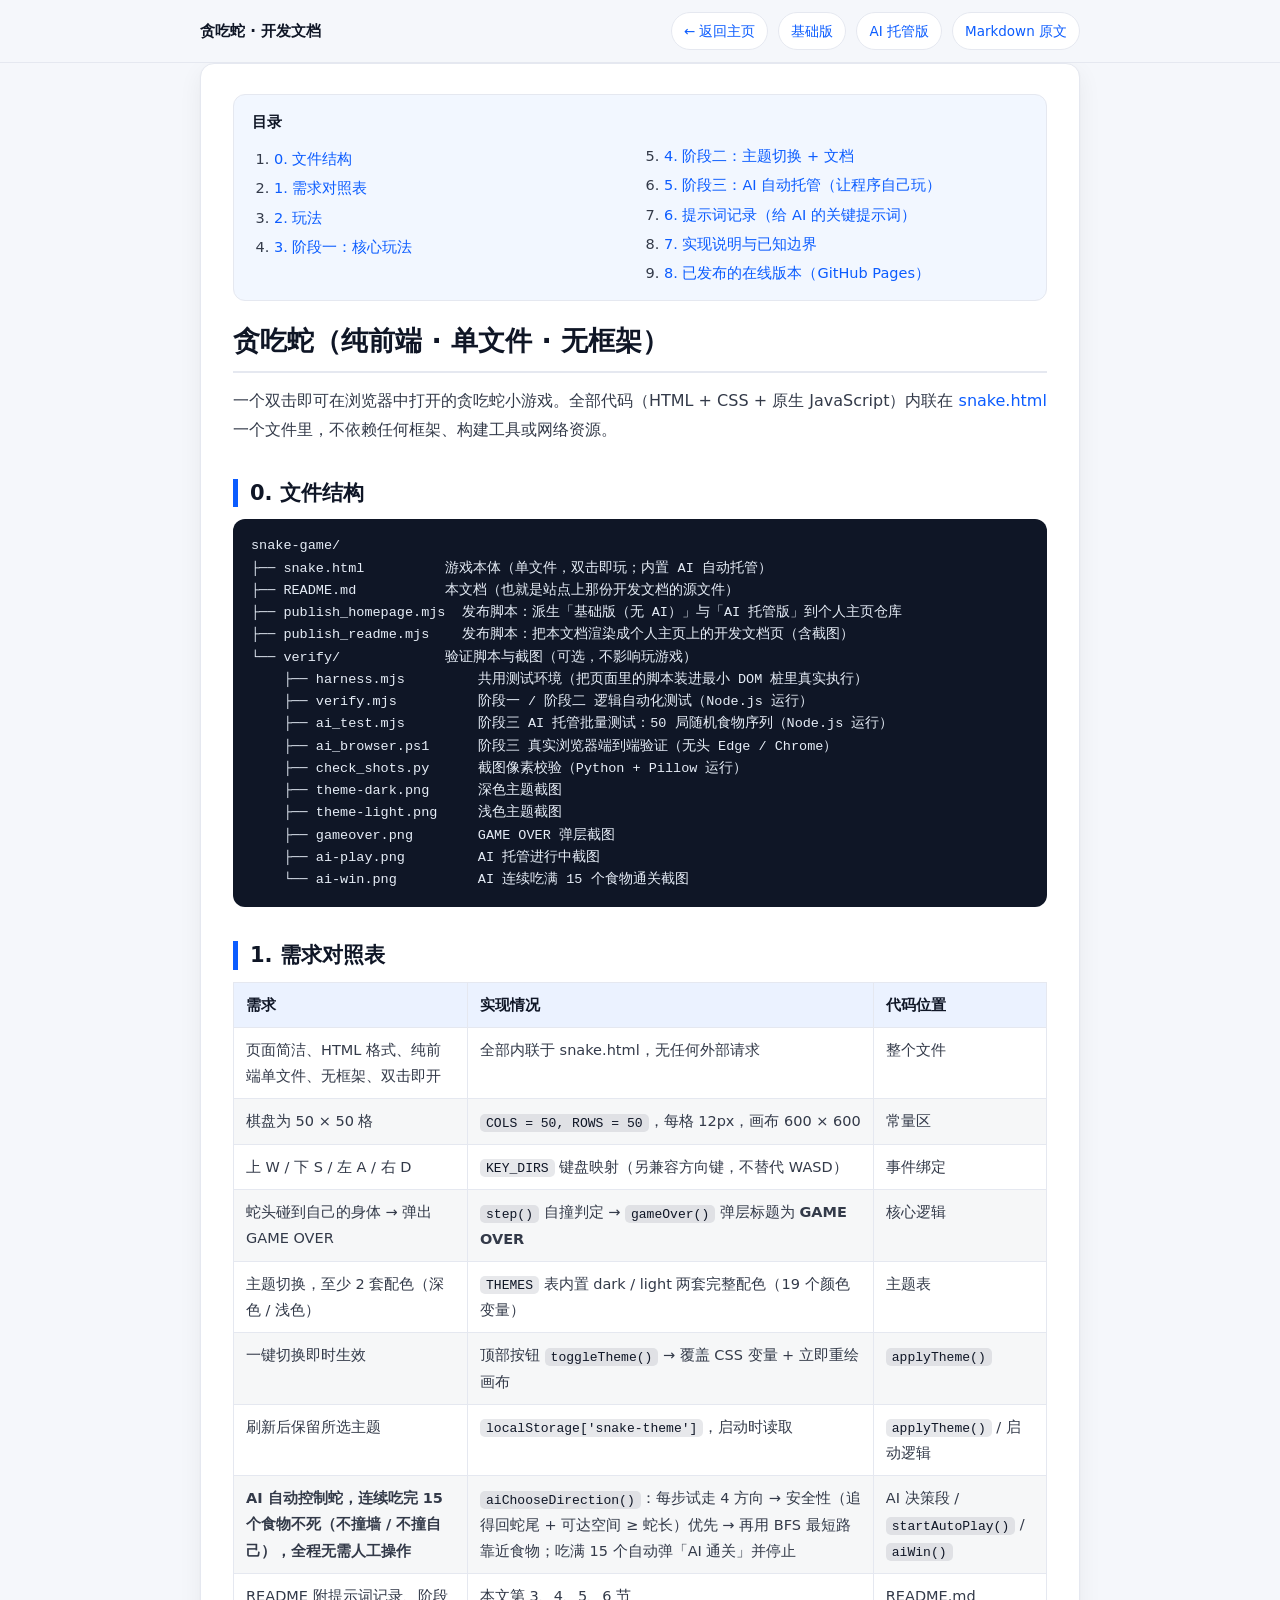
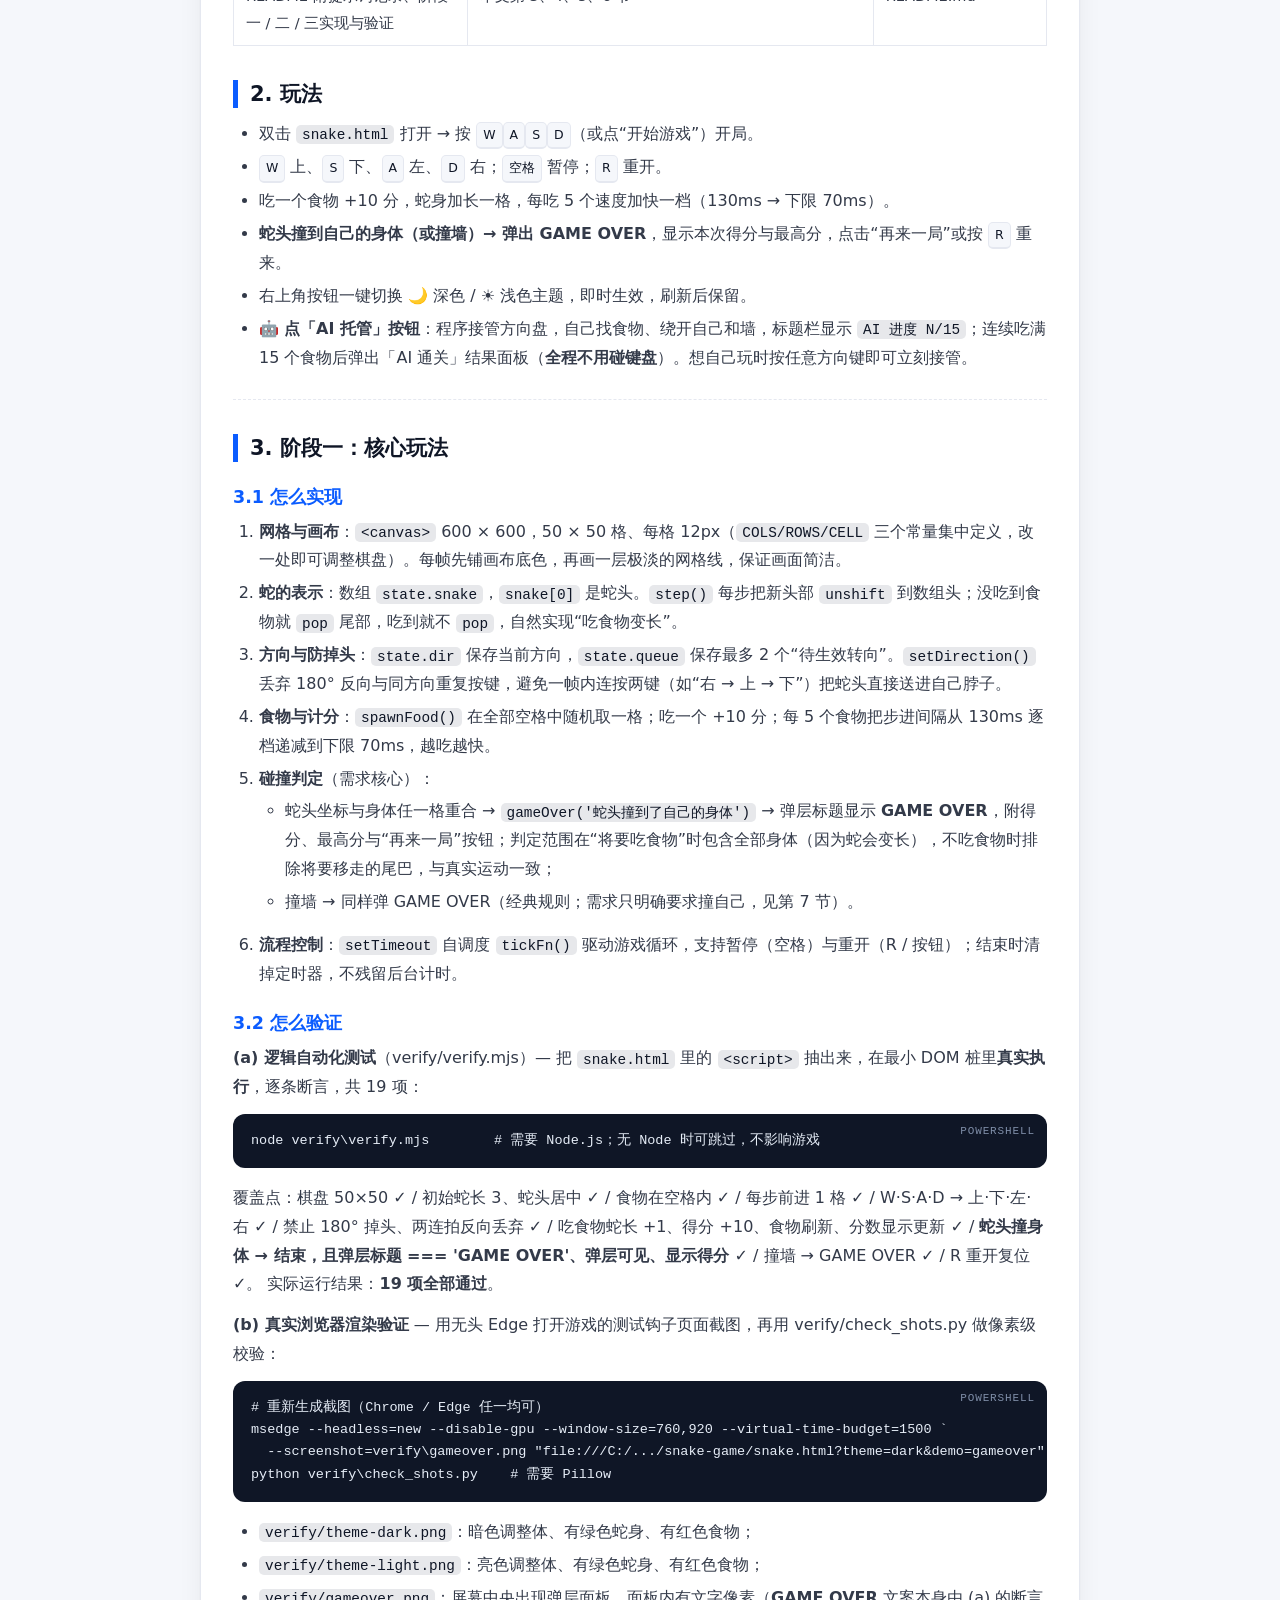
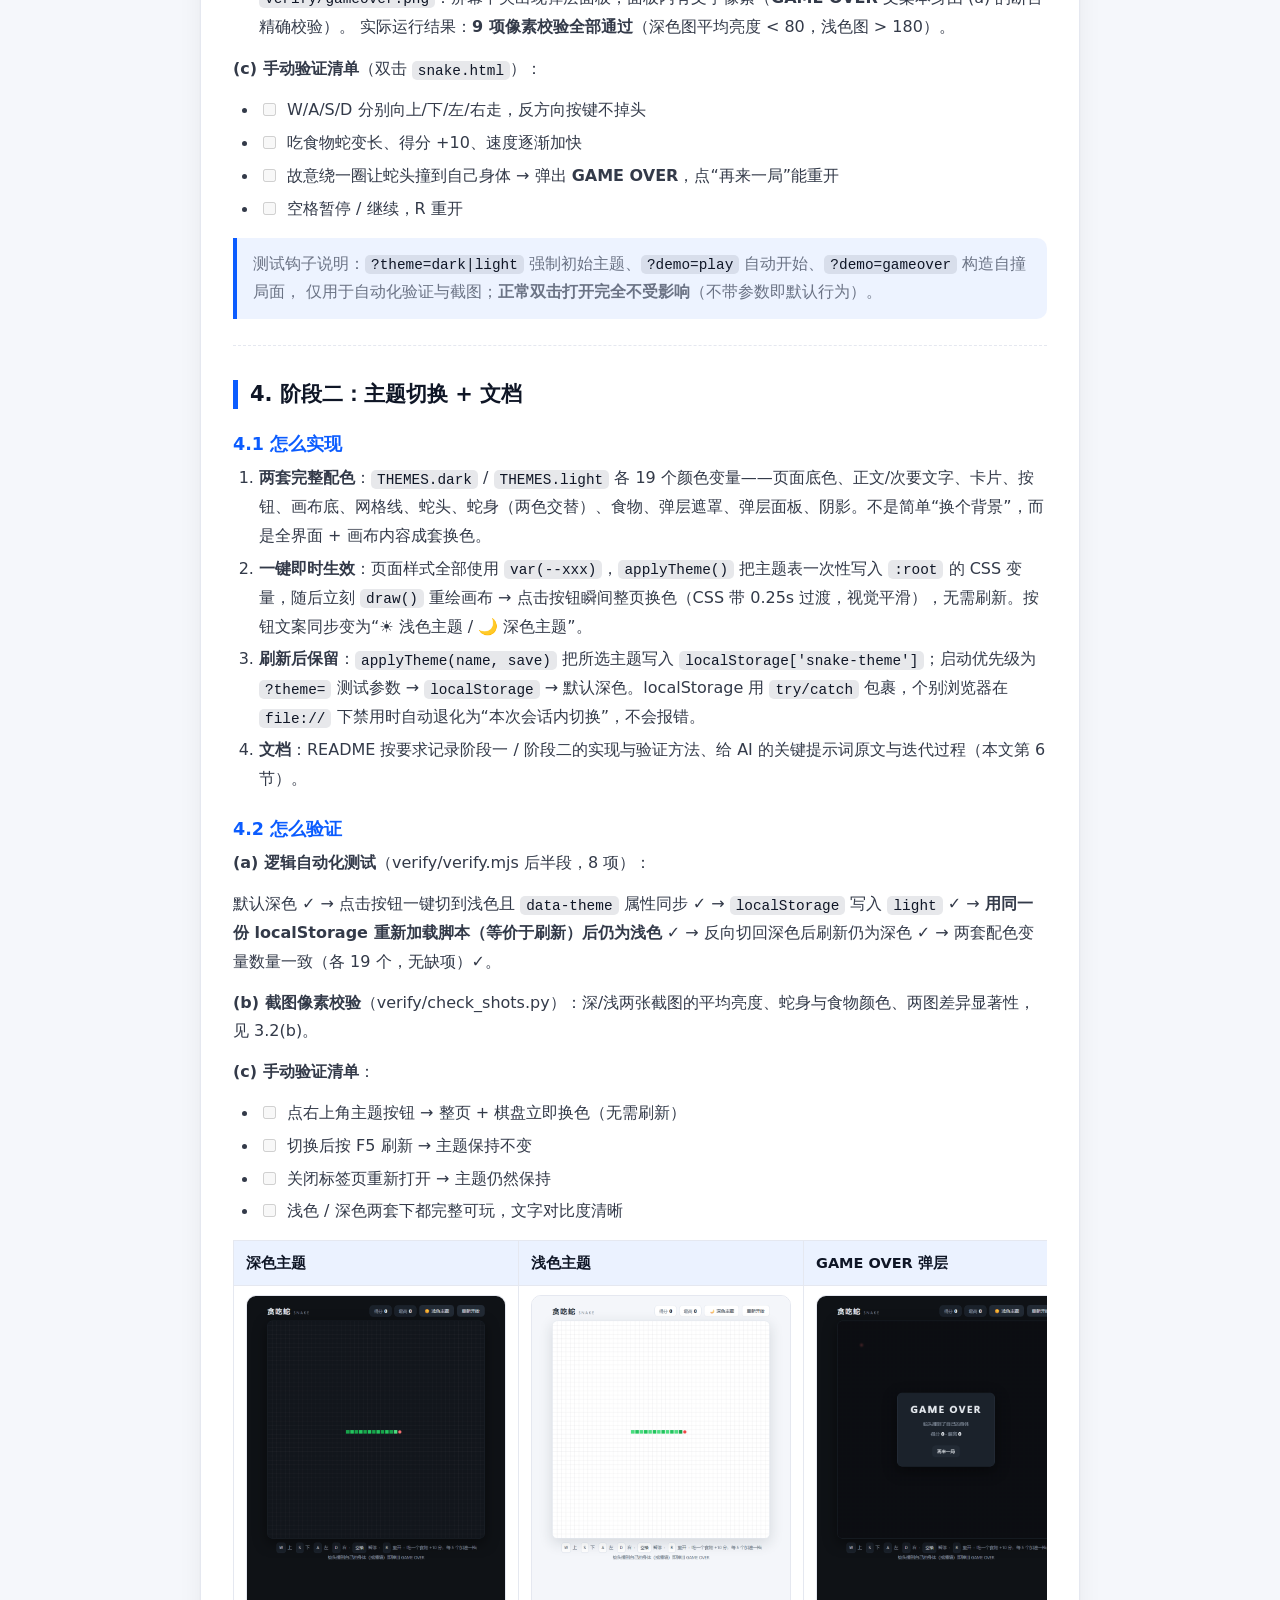
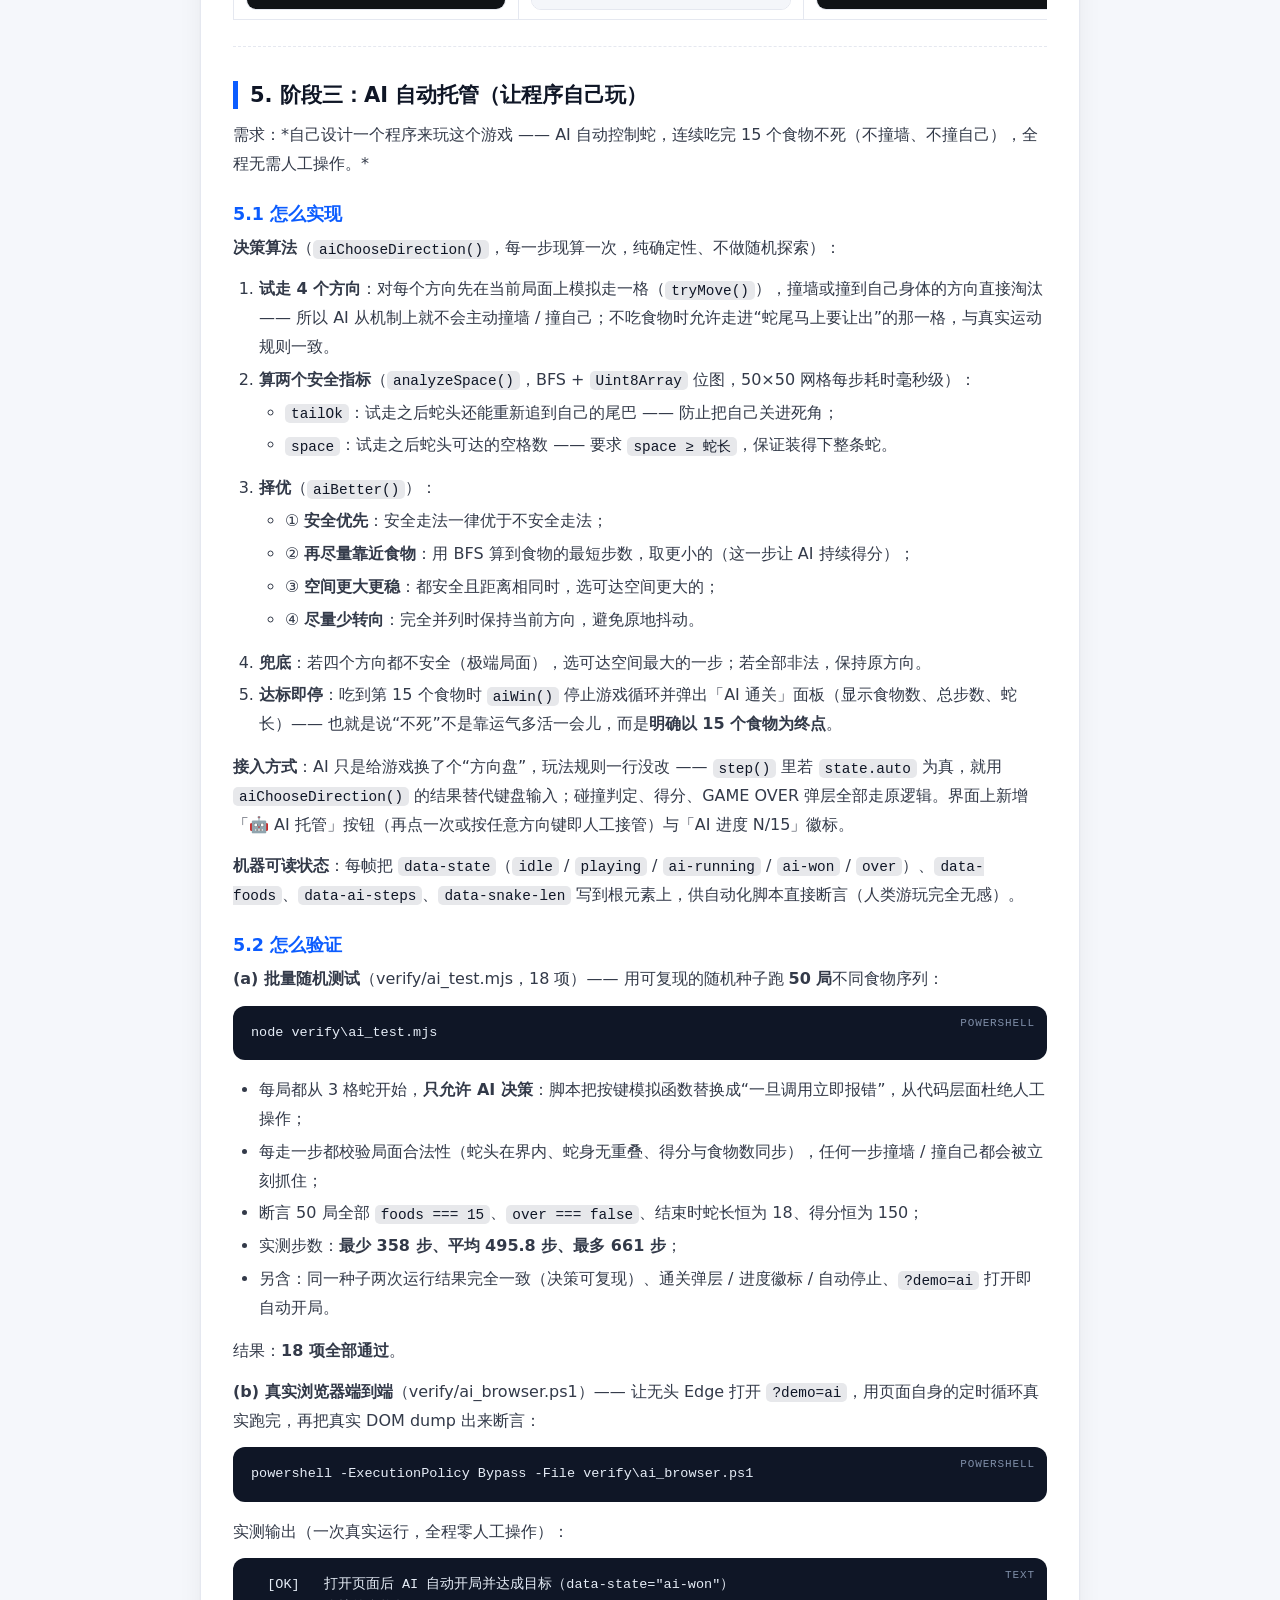
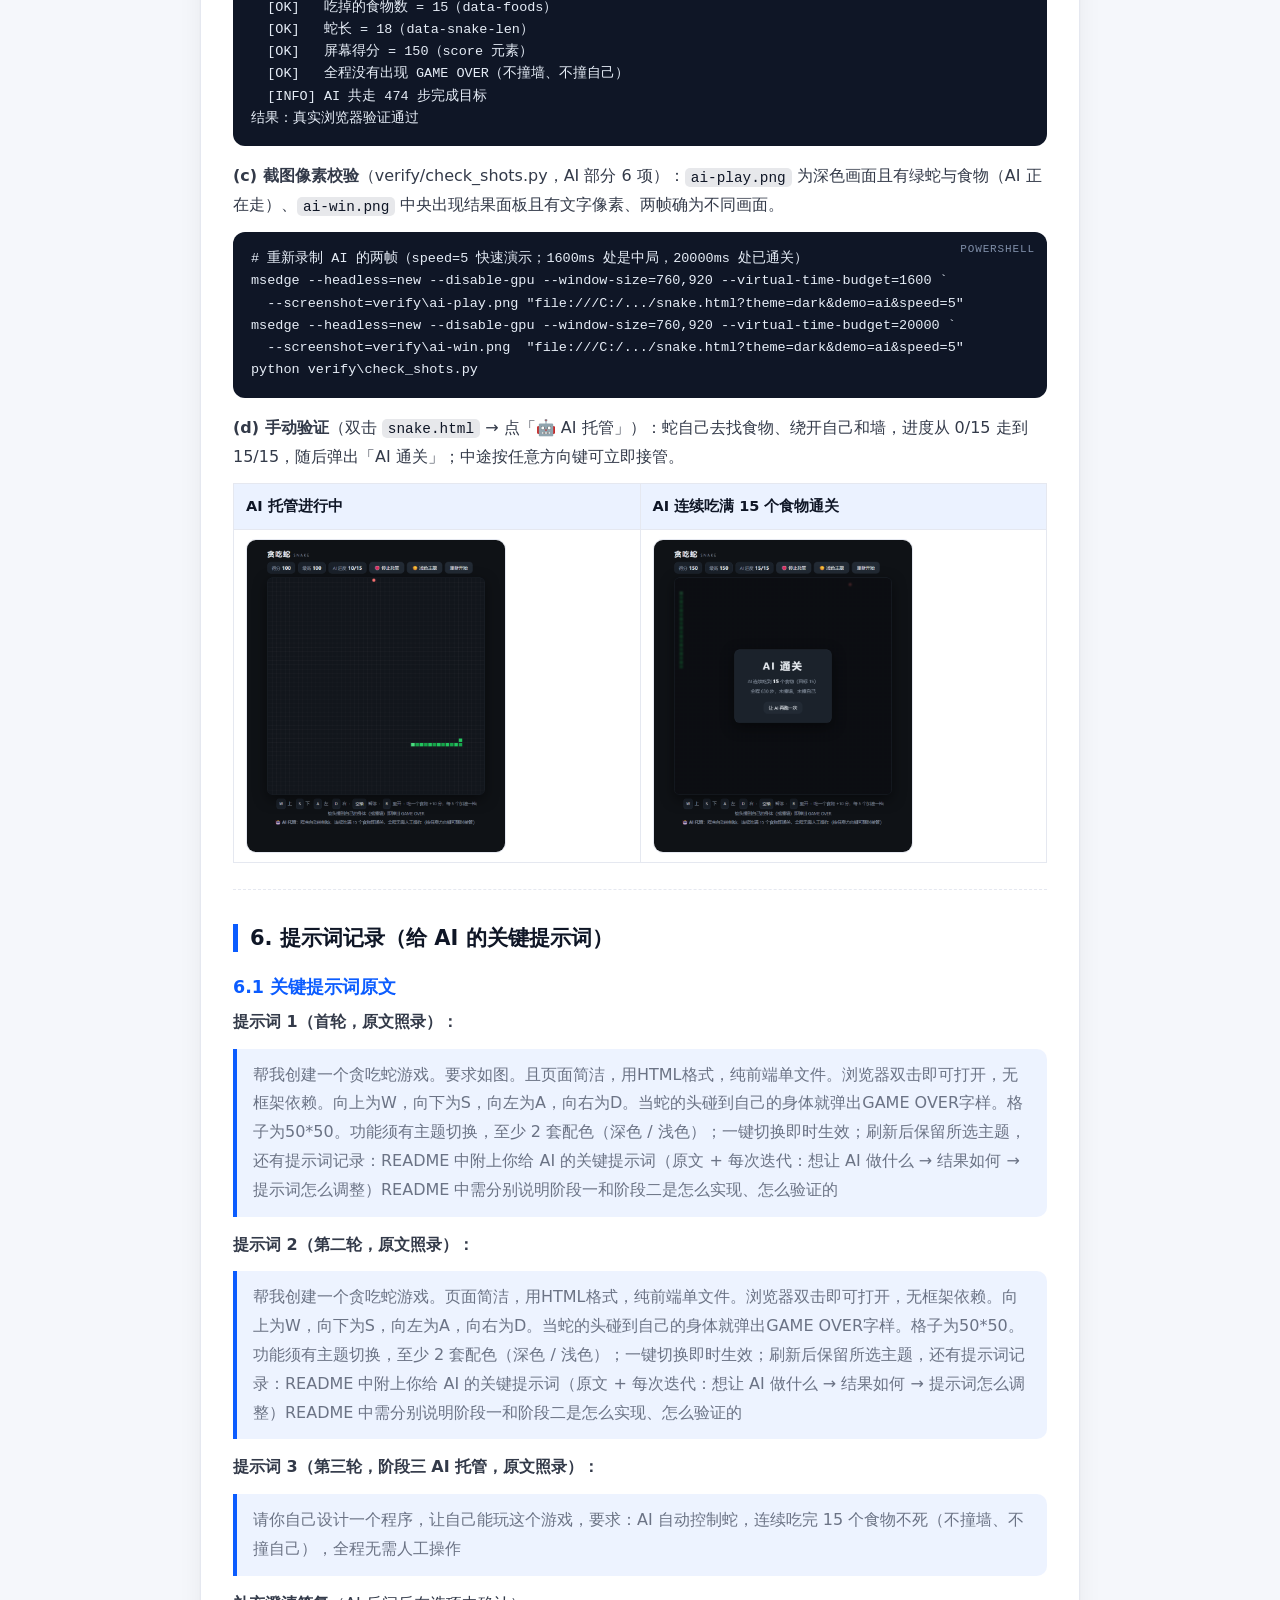
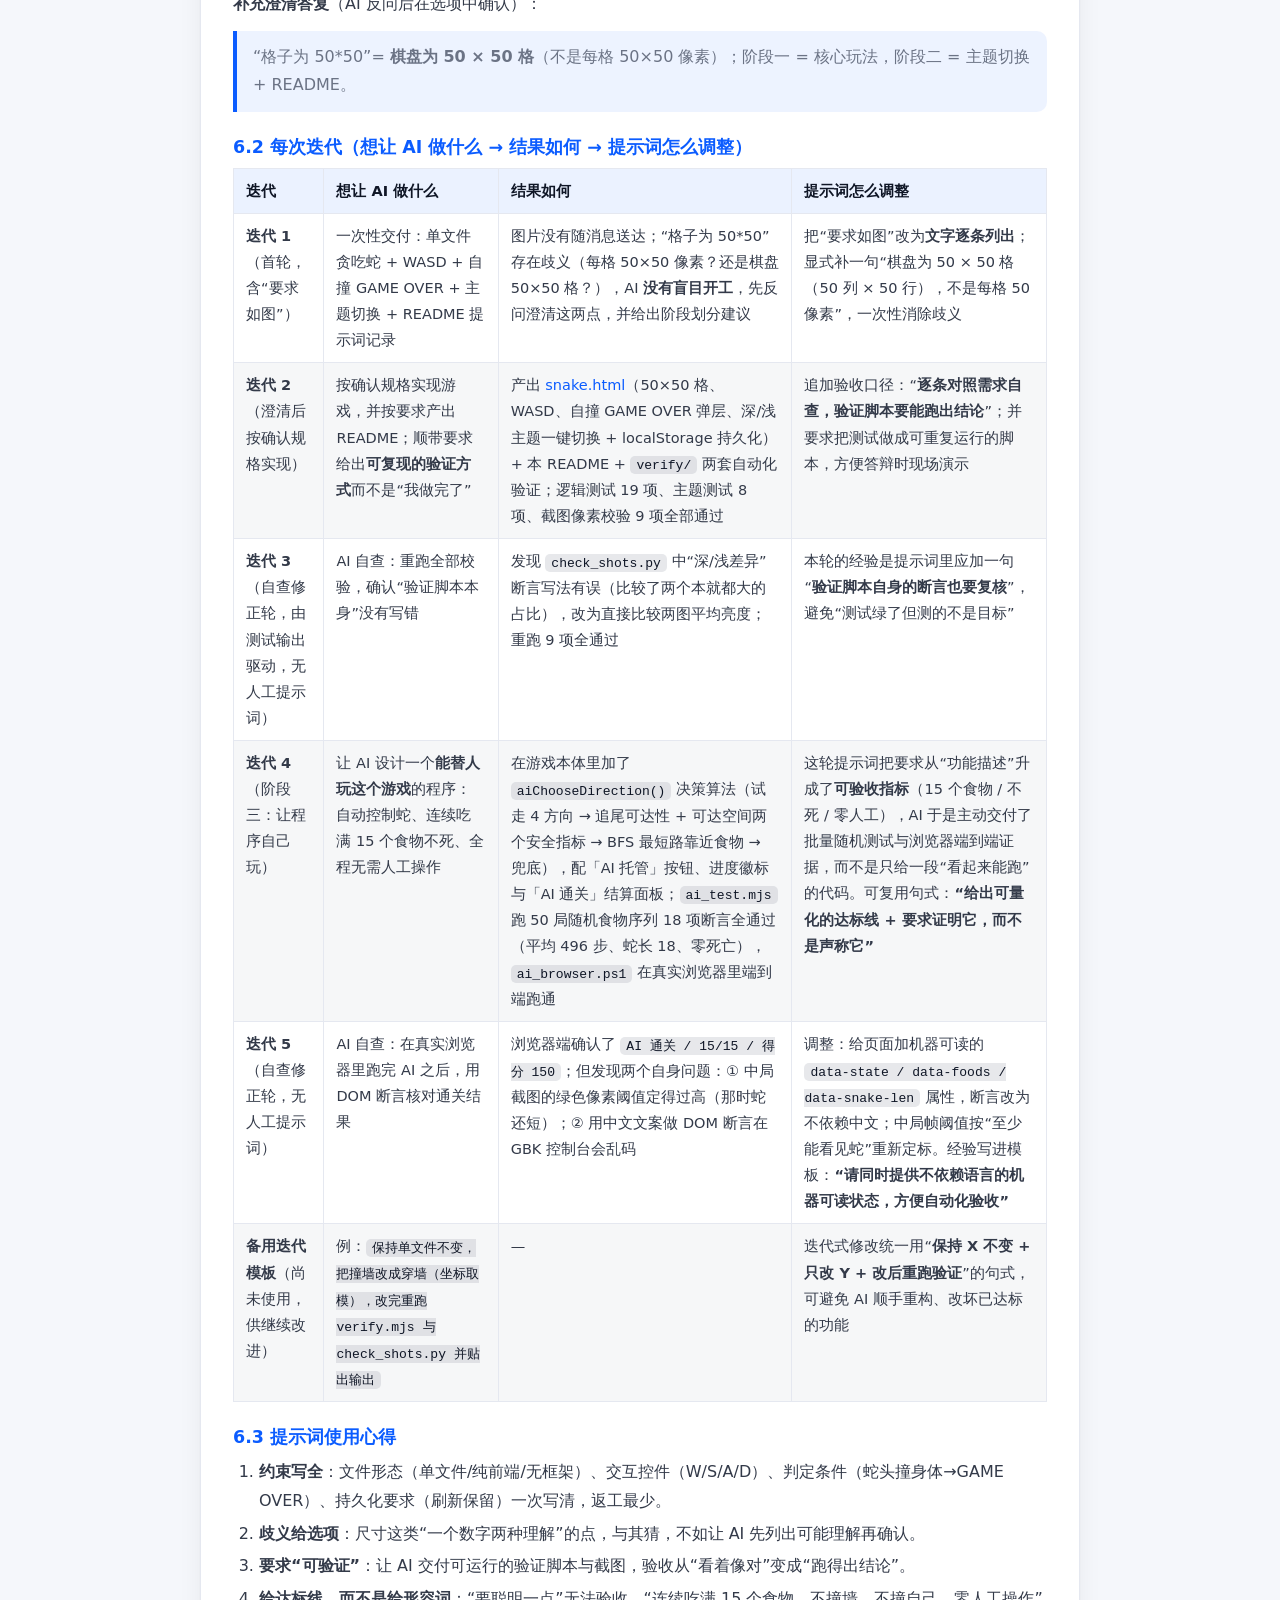
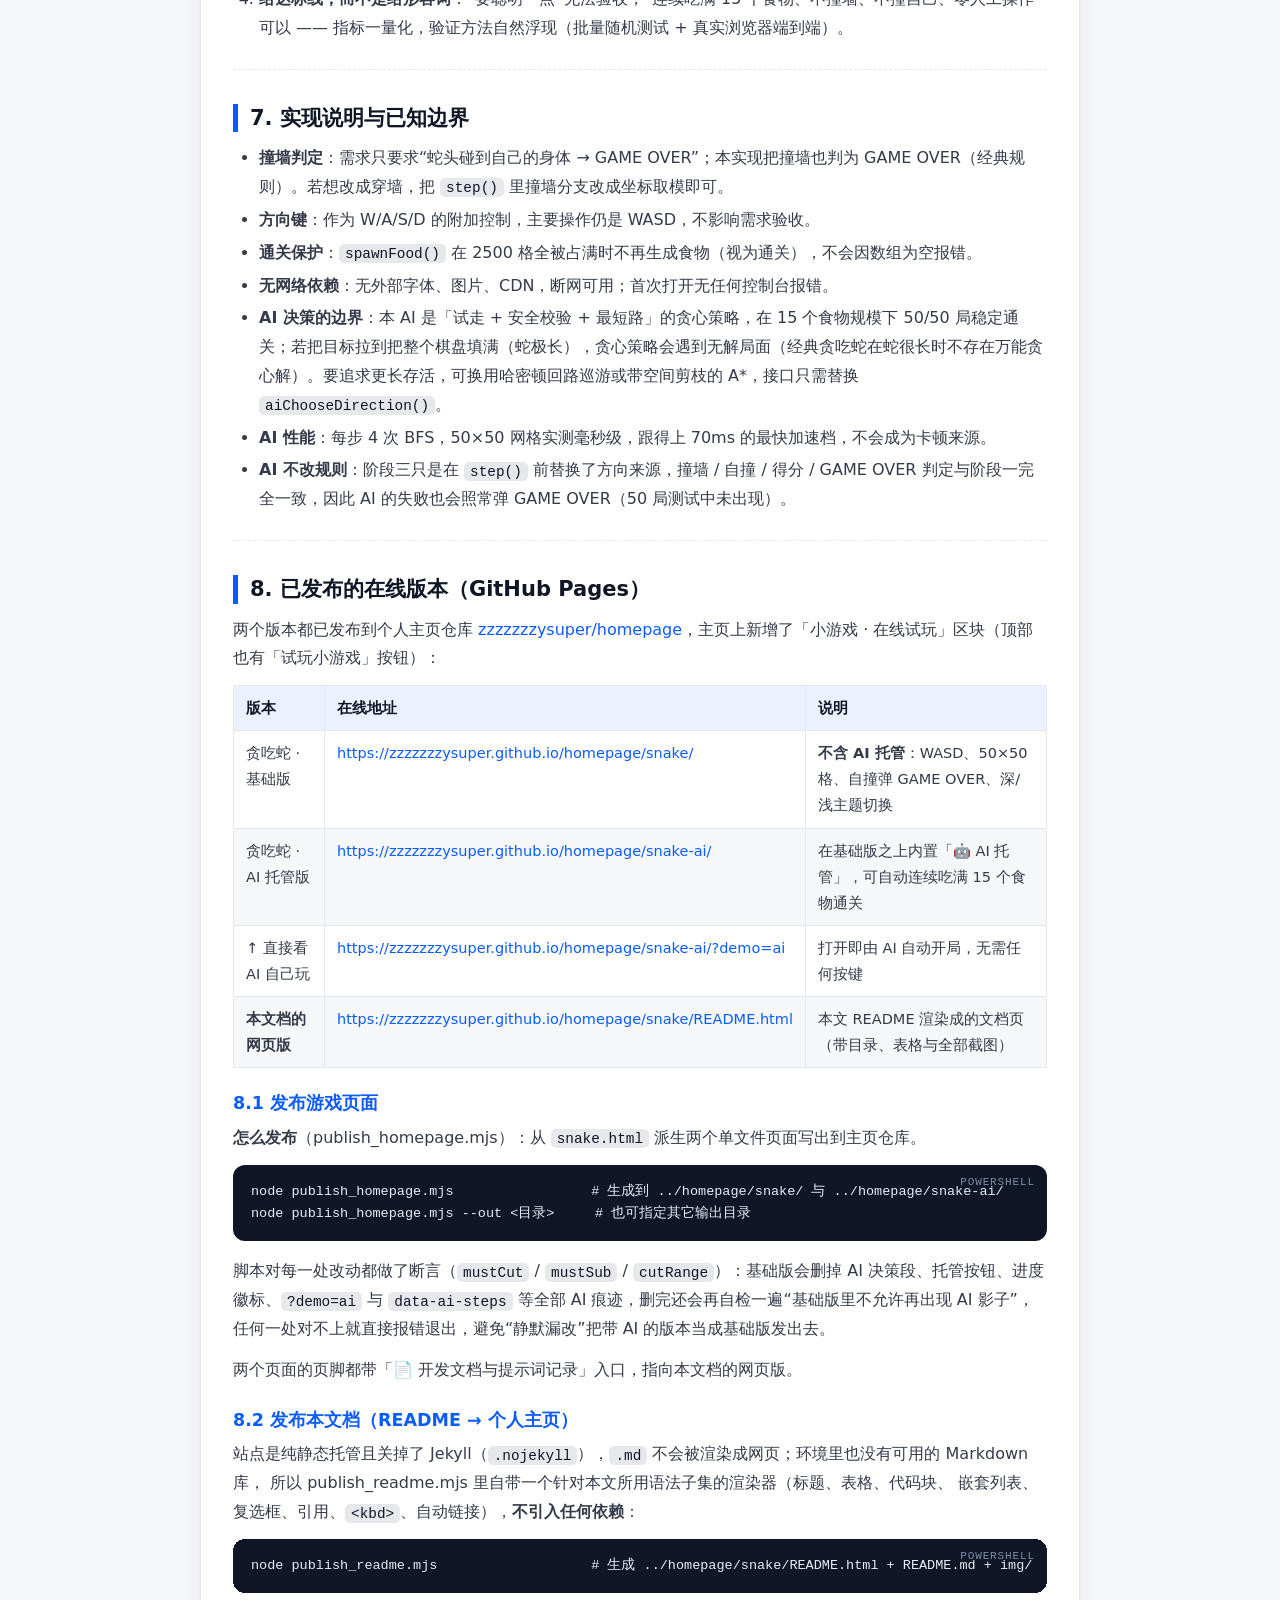
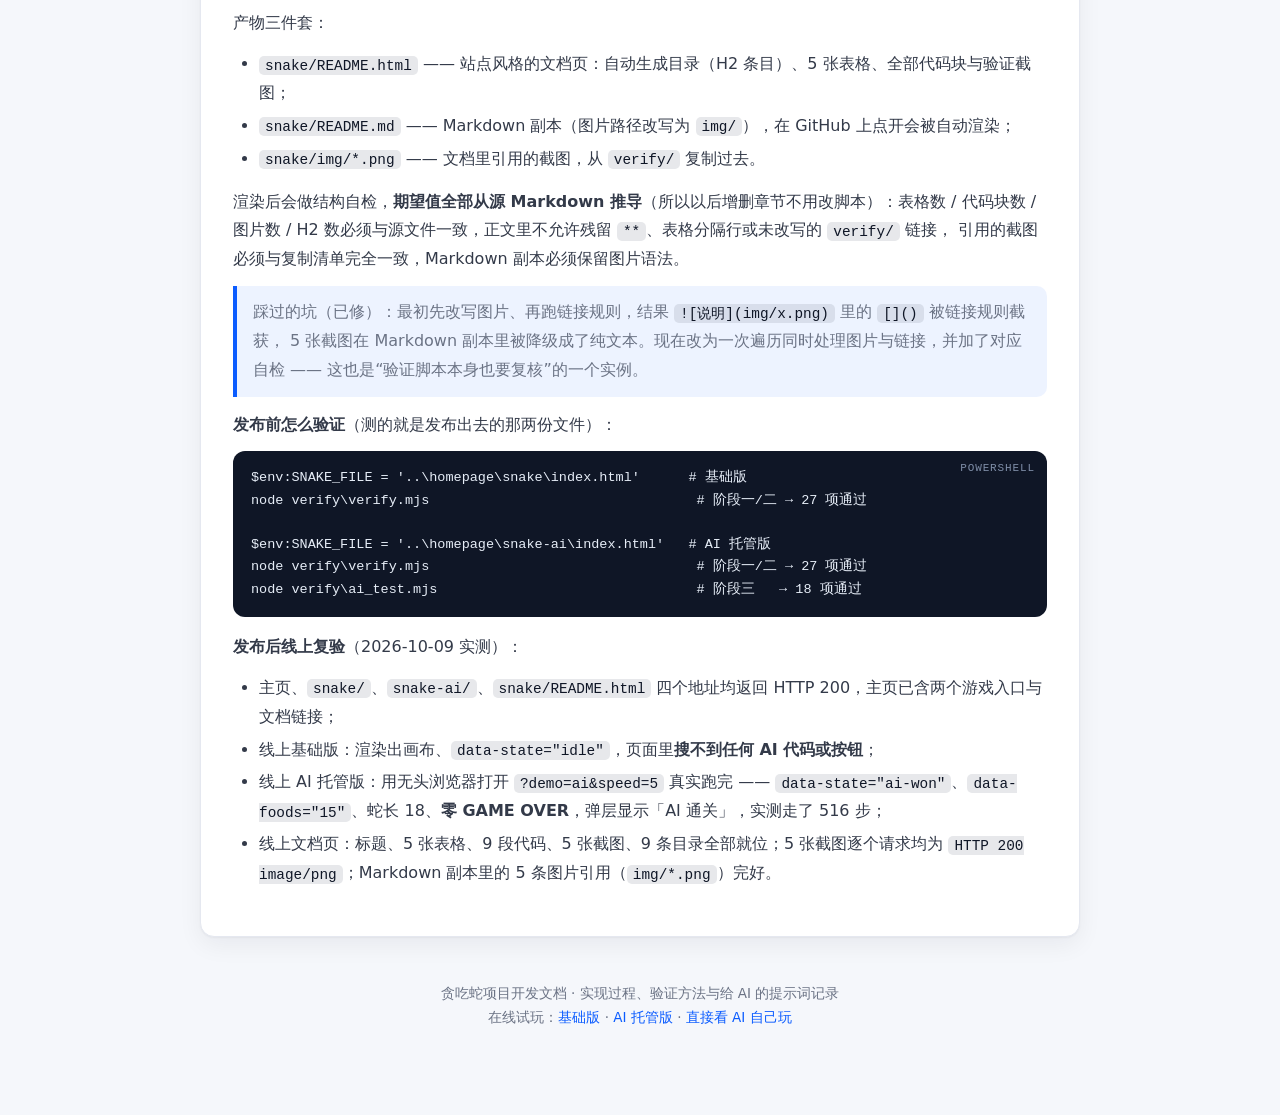
<file: snake/README.html>
<!DOCTYPE html>
<html lang="zh-CN">
<head>
<meta charset="UTF-8">
<meta name="viewport" content="width=device-width, initial-scale=1.0">
<title>贪吃蛇 · 开发文档与提示词记录</title>
<meta name="description" content="纯前端单文件贪吃蛇的开发文档：阶段一/二/三的实现与验证方法、给 AI 的关键提示词原文与迭代记录。">
<style>
  :root {
    --ink: #0f1626; --body: #333a49; --muted: #6b7385;
    --accent: #0b5cff; --accent-2: #3f8cff;
    --bg: #f5f7fb; --card: #ffffff; --line: #e5e8f0;
    --code-bg: #0f1626; --code-ink: #e6edf7;
    --radius: 14px;
    --shadow: 0 1px 2px rgba(15,22,38,.04), 0 8px 24px rgba(15,22,38,.06);
  }
  @media (prefers-color-scheme: dark) {
    :root {
      --ink: #eef2f9; --body: #c3cad8; --muted: #8b93a5;
      --accent: #6ea8ff; --accent-2: #9cc4ff;
      --bg: #0d1220; --card: #151c2c; --line: #26304a;
      --code-bg: #0a0f1a; --code-ink: #dbe4f3;
      --shadow: 0 1px 2px rgba(0,0,0,.3), 0 10px 30px rgba(0,0,0,.35);
    }
  }
  * { box-sizing: border-box; }
  body {
    margin: 0; background: var(--bg); color: var(--body); line-height: 1.8;
    font-family: "Microsoft YaHei", "PingFang SC", "Hiragino Sans GB", "Source Han Sans SC",
                 "Noto Sans CJK SC", system-ui, -apple-system, "Segoe UI", Roboto, sans-serif;
    -webkit-font-smoothing: antialiased;
  }
  .wrap { width: 100%; max-width: 920px; margin: 0 auto; padding: 0 20px; }
  a { color: var(--accent); text-decoration: none; }
  a:hover { text-decoration: underline; }
  h1, h2, h3, h4 { color: var(--ink); line-height: 1.35; }

  .top { position: sticky; top: 0; z-index: 5; backdrop-filter: blur(8px);
         background: color-mix(in srgb, var(--bg) 86%, transparent); border-bottom: 1px solid var(--line); }
  .top .wrap { display: flex; flex-wrap: wrap; gap: 10px; align-items: center; padding-top: 12px; padding-bottom: 12px; }
  .top .title { font-weight: 700; color: var(--ink); margin-right: auto; font-size: 15px; }
  .top a.nav { font-size: 13.5px; padding: 6px 12px; border: 1px solid var(--line);
               border-radius: 999px; background: var(--card); }
  .top a.nav:hover { text-decoration: none; border-color: var(--accent); color: var(--accent); }

  main { padding: 26px 0 10px; }
  .doc {
    background: var(--card); border: 1px solid var(--line); border-radius: var(--radius);
    box-shadow: var(--shadow); padding: 30px 32px 34px; margin: 0 auto 26px;
  }
  .doc > h1:first-child { margin-top: 0; }
  .doc h1 { font-size: 27px; margin: 6px 0 14px; padding-bottom: 12px; border-bottom: 2px solid var(--line); }
  .doc h2 { font-size: 21px; margin: 34px 0 12px; padding-left: 12px; border-left: 5px solid var(--accent); }
  .doc h3 { font-size: 17.5px; margin: 24px 0 8px; color: var(--accent); }
  .doc h4 { font-size: 16px; margin: 18px 0 6px; }
  .doc p { margin: 0 0 12px; }
  .doc ul, .doc ol { margin: 0 0 14px; padding-left: 26px; }
  .doc li { margin: 4px 0; }
  .doc hr { border: 0; border-top: 1px dashed var(--line); margin: 26px 0; }
  .doc blockquote {
    margin: 0 0 14px; padding: 12px 16px; border-left: 4px solid var(--accent);
    background: color-mix(in srgb, var(--accent) 7%, transparent); border-radius: 0 10px 10px 0; color: var(--muted);
  }
  .doc blockquote p:last-child { margin-bottom: 0; }
  .doc code {
    font-family: "Cascadia Mono", Consolas, "Courier New", monospace; font-size: .9em;
    background: color-mix(in srgb, var(--muted) 16%, transparent); padding: 1.5px 6px; border-radius: 5px;
    color: var(--ink); word-break: break-word;
  }
  .doc pre.code {
    position: relative; margin: 0 0 16px; padding: 16px 18px; border-radius: 12px;
    background: var(--code-bg); color: var(--code-ink); overflow-x: auto; line-height: 1.65;
  }
  .doc pre.code code { background: none; padding: 0; color: inherit; font-size: 13.5px; }
  .doc pre.code[data-lang]::before {
    content: attr(data-lang); position: absolute; top: 8px; right: 12px;
    font-size: 11px; letter-spacing: .08em; text-transform: uppercase; color: #7f8ea8;
  }
  .table-wrap { overflow-x: auto; margin: 0 0 16px; }
  .doc table { border-collapse: collapse; width: 100%; font-size: 14.5px; }
  .doc th, .doc td { border: 1px solid var(--line); padding: 9px 12px; vertical-align: top; }
  .doc th { background: color-mix(in srgb, var(--accent) 8%, transparent); color: var(--ink); white-space: nowrap; }
  .doc tbody tr:nth-child(even) { background: color-mix(in srgb, var(--muted) 6%, transparent); }
  .doc img { max-width: 100%; height: auto; border: 1px solid var(--line); border-radius: 10px; display: block; }
  .doc table img { max-width: 260px; }
  .doc kbd {
    display: inline-block; min-width: 20px; padding: 1px 6px; border: 1px solid var(--line);
    border-bottom-width: 2px; border-radius: 5px; background: var(--bg); color: var(--ink);
    font-family: inherit; font-size: 12.5px;
  }
  .doc label.task { display: flex; gap: 8px; align-items: flex-start; }
  .doc label.task input { margin-top: 7px; }

  .toc { border: 1px solid var(--line); border-radius: 12px; padding: 14px 18px; margin: 0 0 22px;
         background: color-mix(in srgb, var(--accent) 5%, transparent); }
  .toc p { margin: 0 0 8px; font-weight: 700; color: var(--ink); font-size: 14.5px; }
  .toc ol { margin: 0; padding-left: 22px; columns: 2; column-gap: 26px; font-size: 14.5px; }
  .toc li { margin: 3px 0; break-inside: avoid; }

  footer.foot { padding: 18px 0 40px; text-align: center; color: var(--muted); font-size: 13.5px; }
  footer.foot a { color: var(--accent); }

  @media (max-width: 680px) {
    .doc { padding: 20px 16px 24px; }
    .toc ol { columns: 1; }
    .doc table img { max-width: 100%; }
  }
</style>
</head>
<body>
<div class="top">
  <div class="wrap">
    <span class="title">贪吃蛇 · 开发文档</span>
    <a class="nav" href="../">← 返回主页</a>
    <a class="nav" href="./">基础版</a>
    <a class="nav" href="../snake-ai/">AI 托管版</a>
    <a class="nav" href="README.md">Markdown 原文</a>
  </div>
</div>

<main class="wrap">
  <article class="doc">
<nav class="toc"><p>目录</p><ol><li><a href="#sec-1">0. 文件结构</a></li><li><a href="#sec-2">1. 需求对照表</a></li><li><a href="#sec-3">2. 玩法</a></li><li><a href="#sec-4">3. 阶段一：核心玩法</a></li><li><a href="#sec-7">4. 阶段二：主题切换 + 文档</a></li><li><a href="#sec-10">5. 阶段三：AI 自动托管（让程序自己玩）</a></li><li><a href="#sec-13">6. 提示词记录（给 AI 的关键提示词）</a></li><li><a href="#sec-17">7. 实现说明与已知边界</a></li><li><a href="#sec-18">8. 已发布的在线版本（GitHub Pages）</a></li></ol></nav>
<h1 id="sec-0">贪吃蛇（纯前端 · 单文件 · 无框架）</h1>
<p>一个双击即可在浏览器中打开的贪吃蛇小游戏。全部代码（HTML + CSS + 原生 JavaScript）内联在 <a href="./">snake.html</a> 一个文件里，不依赖任何框架、构建工具或网络资源。</p>
<h2 id="sec-1">0. 文件结构</h2>
<pre class="code"><code>snake-game/
├── snake.html          游戏本体（单文件，双击即玩；内置 AI 自动托管）
├── README.md           本文档（也就是站点上那份开发文档的源文件）
├── publish_homepage.mjs  发布脚本：派生「基础版（无 AI）」与「AI 托管版」到个人主页仓库
├── publish_readme.mjs    发布脚本：把本文档渲染成个人主页上的开发文档页（含截图）
└── verify/             验证脚本与截图（可选，不影响玩游戏）
    ├── harness.mjs         共用测试环境（把页面里的脚本装进最小 DOM 桩里真实执行）
    ├── verify.mjs          阶段一 / 阶段二 逻辑自动化测试（Node.js 运行）
    ├── ai_test.mjs         阶段三 AI 托管批量测试：50 局随机食物序列（Node.js 运行）
    ├── ai_browser.ps1      阶段三 真实浏览器端到端验证（无头 Edge / Chrome）
    ├── check_shots.py      截图像素校验（Python + Pillow 运行）
    ├── theme-dark.png      深色主题截图
    ├── theme-light.png     浅色主题截图
    ├── gameover.png        GAME OVER 弹层截图
    ├── ai-play.png         AI 托管进行中截图
    └── ai-win.png          AI 连续吃满 15 个食物通关截图</code></pre>
<h2 id="sec-2">1. 需求对照表</h2>
<div class="table-wrap"><table><thead><tr><th style="text-align:left">需求</th><th style="text-align:left">实现情况</th><th style="text-align:left">代码位置</th></tr></thead><tbody><tr><td>页面简洁、HTML 格式、纯前端单文件、无框架、双击即开</td><td>全部内联于 snake.html，无任何外部请求</td><td>整个文件</td></tr><tr><td>棋盘为 50 × 50 格</td><td><code>COLS = 50, ROWS = 50</code>，每格 12px，画布 600 × 600</td><td>常量区</td></tr><tr><td>上 W / 下 S / 左 A / 右 D</td><td><code>KEY_DIRS</code> 键盘映射（另兼容方向键，不替代 WASD）</td><td>事件绑定</td></tr><tr><td>蛇头碰到自己的身体 → 弹出 GAME OVER</td><td><code>step()</code> 自撞判定 → <code>gameOver()</code> 弹层标题为 <strong>GAME OVER</strong></td><td>核心逻辑</td></tr><tr><td>主题切换，至少 2 套配色（深色 / 浅色）</td><td><code>THEMES</code> 表内置 dark / light 两套完整配色（19 个颜色变量）</td><td>主题表</td></tr><tr><td>一键切换即时生效</td><td>顶部按钮 <code>toggleTheme()</code> → 覆盖 CSS 变量 + 立即重绘画布</td><td><code>applyTheme()</code></td></tr><tr><td>刷新后保留所选主题</td><td><code>localStorage['snake-theme']</code>，启动时读取</td><td><code>applyTheme()</code> / 启动逻辑</td></tr><tr><td><strong>AI 自动控制蛇，连续吃完 15 个食物不死（不撞墙 / 不撞自己），全程无需人工操作</strong></td><td><code>aiChooseDirection()</code>：每步试走 4 方向 → 安全性（追得回蛇尾 + 可达空间 ≥ 蛇长）优先 → 再用 BFS 最短路靠近食物；吃满 15 个自动弹「AI 通关」并停止</td><td>AI 决策段 / <code>startAutoPlay()</code> / <code>aiWin()</code></td></tr><tr><td>README 附提示词记录、阶段一 / 二 / 三实现与验证</td><td>本文第 3、4、5、6 节</td><td>README.md</td></tr></tbody></table></div>
<h2 id="sec-3">2. 玩法</h2>
<ul><li>双击 <code>snake.html</code> 打开 → 按 <kbd>W</kbd><kbd>A</kbd><kbd>S</kbd><kbd>D</kbd>（或点“开始游戏”）开局。</li><li><kbd>W</kbd> 上、<kbd>S</kbd> 下、<kbd>A</kbd> 左、<kbd>D</kbd> 右；<kbd>空格</kbd> 暂停；<kbd>R</kbd> 重开。</li><li>吃一个食物 +10 分，蛇身加长一格，每吃 5 个速度加快一档（130ms → 下限 70ms）。</li><li><strong>蛇头撞到自己的身体（或撞墙）→ 弹出 GAME OVER</strong>，显示本次得分与最高分，点击“再来一局”或按 <kbd>R</kbd> 重来。</li><li>右上角按钮一键切换 🌙 深色 / ☀️ 浅色主题，即时生效，刷新后保留。</li><li>🤖 <strong>点「AI 托管」按钮</strong>：程序接管方向盘，自己找食物、绕开自己和墙，标题栏显示 <code>AI 进度 N/15</code>；连续吃满 15 个食物后弹出「AI 通关」结果面板（<strong>全程不用碰键盘</strong>）。想自己玩时按任意方向键即可立刻接管。</li></ul>
<hr>
<h2 id="sec-4">3. 阶段一：核心玩法</h2>
<h3 id="sec-5">3.1 怎么实现</h3>
<ol><li><strong>网格与画布</strong>：<code>&lt;canvas&gt;</code> 600 × 600，50 × 50 格、每格 12px（<code>COLS/ROWS/CELL</code> 三个常量集中定义，改一处即可调整棋盘）。每帧先铺画布底色，再画一层极淡的网格线，保证画面简洁。</li><li><strong>蛇的表示</strong>：数组 <code>state.snake</code>，<code>snake[0]</code> 是蛇头。<code>step()</code> 每步把新头部 <code>unshift</code> 到数组头；没吃到食物就 <code>pop</code> 尾部，吃到就不 <code>pop</code>，自然实现“吃食物变长”。</li><li><strong>方向与防掉头</strong>：<code>state.dir</code> 保存当前方向，<code>state.queue</code> 保存最多 2 个“待生效转向”。<code>setDirection()</code> 丢弃 180° 反向与同方向重复按键，避免一帧内连按两键（如“右 → 上 → 下”）把蛇头直接送进自己脖子。</li><li><strong>食物与计分</strong>：<code>spawnFood()</code> 在全部空格中随机取一格；吃一个 +10 分；每 5 个食物把步进间隔从 130ms 逐档递减到下限 70ms，越吃越快。</li><li><strong>碰撞判定</strong>（需求核心）：<ul><li>蛇头坐标与身体任一格重合 → <code>gameOver('蛇头撞到了自己的身体')</code> → 弹层标题显示 <strong>GAME OVER</strong>，附得分、最高分与“再来一局”按钮；判定范围在“将要吃食物”时包含全部身体（因为蛇会变长），不吃食物时排除将要移走的尾巴，与真实运动一致；</li><li>撞墙 → 同样弹 GAME OVER（经典规则；需求只明确要求撞自己，见第 7 节）。</li></ul></li><li><strong>流程控制</strong>：<code>setTimeout</code> 自调度 <code>tickFn()</code> 驱动游戏循环，支持暂停（空格）与重开（R / 按钮）；结束时清掉定时器，不残留后台计时。</li></ol>
<h3 id="sec-6">3.2 怎么验证</h3>
<p><strong>(a) 逻辑自动化测试</strong>（verify/verify.mjs）— 把 <code>snake.html</code> 里的 <code>&lt;script&gt;</code> 抽出来，在最小 DOM 桩里<strong>真实执行</strong>，逐条断言，共 19 项：</p>
<pre class="code" data-lang="powershell"><code>node verify\verify.mjs        # 需要 Node.js；无 Node 时可跳过，不影响游戏</code></pre>
<p>覆盖点：棋盘 50×50 ✓ / 初始蛇长 3、蛇头居中 ✓ / 食物在空格内 ✓ / 每步前进 1 格 ✓ / W·S·A·D → 上·下·左·右 ✓ / 禁止 180° 掉头、两连拍反向丢弃 ✓ / 吃食物蛇长 +1、得分 +10、食物刷新、分数显示更新 ✓ / <strong>蛇头撞身体 → 结束，且弹层标题 === 'GAME OVER'、弹层可见、显示得分</strong> ✓ / 撞墙 → GAME OVER ✓ / R 重开复位 ✓。 实际运行结果：<strong>19 项全部通过</strong>。</p>
<p><strong>(b) 真实浏览器渲染验证</strong> — 用无头 Edge 打开游戏的测试钩子页面截图，再用 verify/check_shots.py 做像素级校验：</p>
<pre class="code" data-lang="powershell"><code># 重新生成截图（Chrome / Edge 任一均可）
msedge --headless=new --disable-gpu --window-size=760,920 --virtual-time-budget=1500 `
  --screenshot=verify\gameover.png &quot;file:///C:/.../snake-game/snake.html?theme=dark&amp;demo=gameover&quot;
python verify\check_shots.py    # 需要 Pillow</code></pre>
<ul><li><code>verify/theme-dark.png</code>：暗色调整体、有绿色蛇身、有红色食物；</li><li><code>verify/theme-light.png</code>：亮色调整体、有绿色蛇身、有红色食物；</li><li><code>verify/gameover.png</code>：屏幕中央出现弹层面板，面板内有文字像素（<strong>GAME OVER</strong> 文案本身由 (a) 的断言精确校验）。 实际运行结果：<strong>9 项像素校验全部通过</strong>（深色图平均亮度 &lt; 80，浅色图 &gt; 180）。</li></ul>
<p><strong>(c) 手动验证清单</strong>（双击 <code>snake.html</code>）：</p>
<ul><li><label class="task"><input type="checkbox" disabled><span>W/A/S/D 分别向上/下/左/右走，反方向按键不掉头</span></label></li><li><label class="task"><input type="checkbox" disabled><span>吃食物蛇变长、得分 +10、速度逐渐加快</span></label></li><li><label class="task"><input type="checkbox" disabled><span>故意绕一圈让蛇头撞到自己身体 → 弹出 <strong>GAME OVER</strong>，点“再来一局”能重开</span></label></li><li><label class="task"><input type="checkbox" disabled><span>空格暂停 / 继续，R 重开</span></label></li></ul>
<blockquote><p>测试钩子说明：<code>?theme=dark|light</code> 强制初始主题、<code>?demo=play</code> 自动开始、<code>?demo=gameover</code> 构造自撞局面， 仅用于自动化验证与截图；<strong>正常双击打开完全不受影响</strong>（不带参数即默认行为）。</p></blockquote>
<hr>
<h2 id="sec-7">4. 阶段二：主题切换 + 文档</h2>
<h3 id="sec-8">4.1 怎么实现</h3>
<ol><li><strong>两套完整配色</strong>：<code>THEMES.dark</code> / <code>THEMES.light</code> 各 19 个颜色变量——页面底色、正文/次要文字、卡片、按钮、画布底、网格线、蛇头、蛇身（两色交替）、食物、弹层遮罩、弹层面板、阴影。不是简单“换个背景”，而是全界面 + 画布内容成套换色。</li><li><strong>一键即时生效</strong>：页面样式全部使用 <code>var(--xxx)</code>，<code>applyTheme()</code> 把主题表一次性写入 <code>:root</code> 的 CSS 变量，随后立刻 <code>draw()</code> 重绘画布 → 点击按钮瞬间整页换色（CSS 带 0.25s 过渡，视觉平滑），无需刷新。按钮文案同步变为“☀️ 浅色主题 / 🌙 深色主题”。</li><li><strong>刷新后保留</strong>：<code>applyTheme(name, save)</code> 把所选主题写入 <code>localStorage['snake-theme']</code>；启动优先级为 <code>?theme=</code> 测试参数 → <code>localStorage</code> → 默认深色。localStorage 用 <code>try/catch</code> 包裹，个别浏览器在 <code>file://</code> 下禁用时自动退化为“本次会话内切换”，不会报错。</li><li><strong>文档</strong>：README 按要求记录阶段一 / 阶段二的实现与验证方法、给 AI 的关键提示词原文与迭代过程（本文第 6 节）。</li></ol>
<h3 id="sec-9">4.2 怎么验证</h3>
<p><strong>(a) 逻辑自动化测试</strong>（verify/verify.mjs 后半段，8 项）：</p>
<p>默认深色 ✓ → 点击按钮一键切到浅色且 <code>data-theme</code> 属性同步 ✓ → <code>localStorage</code> 写入 <code>light</code> ✓ → <strong>用同一份 localStorage 重新加载脚本（等价于刷新）后仍为浅色</strong> ✓ → 反向切回深色后刷新仍为深色 ✓ → 两套配色变量数量一致（各 19 个，无缺项）✓。</p>
<p><strong>(b) 截图像素校验</strong>（verify/check_shots.py）：深/浅两张截图的平均亮度、蛇身与食物颜色、两图差异显著性，见 3.2(b)。</p>
<p><strong>(c) 手动验证清单</strong>：</p>
<ul><li><label class="task"><input type="checkbox" disabled><span>点右上角主题按钮 → 整页 + 棋盘立即换色（无需刷新）</span></label></li><li><label class="task"><input type="checkbox" disabled><span>切换后按 F5 刷新 → 主题保持不变</span></label></li><li><label class="task"><input type="checkbox" disabled><span>关闭标签页重新打开 → 主题仍然保持</span></label></li><li><label class="task"><input type="checkbox" disabled><span>浅色 / 深色两套下都完整可玩，文字对比度清晰</span></label></li></ul>
<div class="table-wrap"><table><thead><tr><th style="text-align:left">深色主题</th><th style="text-align:left">浅色主题</th><th style="text-align:left">GAME OVER 弹层</th></tr></thead><tbody><tr><td><img src="img/theme-dark.png" alt="深色主题" loading="lazy"></td><td><img src="img/theme-light.png" alt="浅色主题" loading="lazy"></td><td><img src="img/gameover.png" alt="GAME OVER 弹层" loading="lazy"></td></tr></tbody></table></div>
<hr>
<h2 id="sec-10">5. 阶段三：AI 自动托管（让程序自己玩）</h2>
<p>需求：*自己设计一个程序来玩这个游戏 —— AI 自动控制蛇，连续吃完 15 个食物不死（不撞墙、不撞自己），全程无需人工操作。*</p>
<h3 id="sec-11">5.1 怎么实现</h3>
<p><strong>决策算法</strong>（<code>aiChooseDirection()</code>，每一步现算一次，纯确定性、不做随机探索）：</p>
<ol><li><strong>试走 4 个方向</strong>：对每个方向先在当前局面上模拟走一格（<code>tryMove()</code>），撞墙或撞到自己身体的方向直接淘汰 —— 所以 AI 从机制上就不会主动撞墙 / 撞自己；不吃食物时允许走进“蛇尾马上要让出”的那一格，与真实运动规则一致。</li><li><strong>算两个安全指标</strong>（<code>analyzeSpace()</code>，BFS + <code>Uint8Array</code> 位图，50×50 网格每步耗时毫秒级）：<ul><li><code>tailOk</code>：试走之后蛇头还能重新追到自己的尾巴 —— 防止把自己关进死角；</li><li><code>space</code>：试走之后蛇头可达的空格数 —— 要求 <code>space ≥ 蛇长</code>，保证装得下整条蛇。</li></ul></li><li><strong>择优</strong>（<code>aiBetter()</code>）：<ul><li>① <strong>安全优先</strong>：安全走法一律优于不安全走法；</li><li>② <strong>再尽量靠近食物</strong>：用 BFS 算到食物的最短步数，取更小的（这一步让 AI 持续得分）；</li><li>③ <strong>空间更大更稳</strong>：都安全且距离相同时，选可达空间更大的；</li><li>④ <strong>尽量少转向</strong>：完全并列时保持当前方向，避免原地抖动。</li></ul></li><li><strong>兜底</strong>：若四个方向都不安全（极端局面），选可达空间最大的一步；若全部非法，保持原方向。</li><li><strong>达标即停</strong>：吃到第 15 个食物时 <code>aiWin()</code> 停止游戏循环并弹出「AI 通关」面板（显示食物数、总步数、蛇长）—— 也就是说“不死”不是靠运气多活一会儿，而是<strong>明确以 15 个食物为终点</strong>。</li></ol>
<p><strong>接入方式</strong>：AI 只是给游戏换了个“方向盘”，玩法规则一行没改 —— <code>step()</code> 里若 <code>state.auto</code> 为真，就用 <code>aiChooseDirection()</code> 的结果替代键盘输入；碰撞判定、得分、GAME OVER 弹层全部走原逻辑。界面上新增「🤖 AI 托管」按钮（再点一次或按任意方向键即人工接管）与「AI 进度 N/15」徽标。</p>
<p><strong>机器可读状态</strong>：每帧把 <code>data-state</code>（<code>idle</code> / <code>playing</code> / <code>ai-running</code> / <code>ai-won</code> / <code>over</code>）、<code>data-foods</code>、<code>data-ai-steps</code>、<code>data-snake-len</code> 写到根元素上，供自动化脚本直接断言（人类游玩完全无感）。</p>
<h3 id="sec-12">5.2 怎么验证</h3>
<p><strong>(a) 批量随机测试</strong>（verify/ai_test.mjs，18 项）—— 用可复现的随机种子跑 <strong>50 局</strong>不同食物序列：</p>
<pre class="code" data-lang="powershell"><code>node verify\ai_test.mjs</code></pre>
<ul><li>每局都从 3 格蛇开始，<strong>只允许 AI 决策</strong>：脚本把按键模拟函数替换成“一旦调用立即报错”，从代码层面杜绝人工操作；</li><li>每走一步都校验局面合法性（蛇头在界内、蛇身无重叠、得分与食物数同步），任何一步撞墙 / 撞自己都会被立刻抓住；</li><li>断言 50 局全部 <code>foods === 15</code>、<code>over === false</code>、结束时蛇长恒为 18、得分恒为 150；</li><li>实测步数：<strong>最少 358 步、平均 495.8 步、最多 661 步</strong>；</li><li>另含：同一种子两次运行结果完全一致（决策可复现）、通关弹层 / 进度徽标 / 自动停止、<code>?demo=ai</code> 打开即自动开局。</li></ul>
<p>结果：<strong>18 项全部通过</strong>。</p>
<p><strong>(b) 真实浏览器端到端</strong>（verify/ai_browser.ps1）—— 让无头 Edge 打开 <code>?demo=ai</code>，用页面自身的定时循环真实跑完，再把真实 DOM dump 出来断言：</p>
<pre class="code" data-lang="powershell"><code>powershell -ExecutionPolicy Bypass -File verify\ai_browser.ps1</code></pre>
<p>实测输出（一次真实运行，全程零人工操作）：</p>
<pre class="code" data-lang="text"><code>  [OK]   打开页面后 AI 自动开局并达成目标（data-state=&quot;ai-won&quot;）
  [OK]   吃掉的食物数 = 15（data-foods）
  [OK]   蛇长 = 18（data-snake-len）
  [OK]   屏幕得分 = 150（score 元素）
  [OK]   全程没有出现 GAME OVER（不撞墙、不撞自己）
  [INFO] AI 共走 474 步完成目标
结果：真实浏览器验证通过</code></pre>
<p><strong>(c) 截图像素校验</strong>（verify/check_shots.py，AI 部分 6 项）：<code>ai-play.png</code> 为深色画面且有绿蛇与食物（AI 正在走）、<code>ai-win.png</code> 中央出现结果面板且有文字像素、两帧确为不同画面。</p>
<pre class="code" data-lang="powershell"><code># 重新录制 AI 的两帧（speed=5 快速演示；1600ms 处是中局，20000ms 处已通关）
msedge --headless=new --disable-gpu --window-size=760,920 --virtual-time-budget=1600 `
  --screenshot=verify\ai-play.png &quot;file:///C:/.../snake.html?theme=dark&amp;demo=ai&amp;speed=5&quot;
msedge --headless=new --disable-gpu --window-size=760,920 --virtual-time-budget=20000 `
  --screenshot=verify\ai-win.png  &quot;file:///C:/.../snake.html?theme=dark&amp;demo=ai&amp;speed=5&quot;
python verify\check_shots.py</code></pre>
<p><strong>(d) 手动验证</strong>（双击 <code>snake.html</code> → 点「🤖 AI 托管」）：蛇自己去找食物、绕开自己和墙，进度从 0/15 走到 15/15，随后弹出「AI 通关」；中途按任意方向键可立即接管。</p>
<div class="table-wrap"><table><thead><tr><th style="text-align:left">AI 托管进行中</th><th style="text-align:left">AI 连续吃满 15 个食物通关</th></tr></thead><tbody><tr><td><img src="img/ai-play.png" alt="AI 托管中" loading="lazy"></td><td><img src="img/ai-win.png" alt="AI 通关" loading="lazy"></td></tr></tbody></table></div>
<hr>
<h2 id="sec-13">6. 提示词记录（给 AI 的关键提示词）</h2>
<h3 id="sec-14">6.1 关键提示词原文</h3>
<p><strong>提示词 1（首轮，原文照录）：</strong></p>
<blockquote><p>帮我创建一个贪吃蛇游戏。要求如图。且页面简洁，用HTML格式，纯前端单文件。浏览器双击即可打开，无框架依赖。向上为W，向下为S，向左为A，向右为D。当蛇的头碰到自己的身体就弹出GAME OVER字样。格子为50*50。功能须有主题切换，至少 2 套配色（深色 / 浅色）；一键切换即时生效；刷新后保留所选主题，还有提示词记录：README 中附上你给 AI 的关键提示词（原文 + 每次迭代：想让 AI 做什么 → 结果如何 → 提示词怎么调整）README 中需分别说明阶段一和阶段二是怎么实现、怎么验证的</p></blockquote>
<p><strong>提示词 2（第二轮，原文照录）：</strong></p>
<blockquote><p>帮我创建一个贪吃蛇游戏。页面简洁，用HTML格式，纯前端单文件。浏览器双击即可打开，无框架依赖。向上为W，向下为S，向左为A，向右为D。当蛇的头碰到自己的身体就弹出GAME OVER字样。格子为50*50。功能须有主题切换，至少 2 套配色（深色 / 浅色）；一键切换即时生效；刷新后保留所选主题，还有提示词记录：README 中附上你给 AI 的关键提示词（原文 + 每次迭代：想让 AI 做什么 → 结果如何 → 提示词怎么调整）README 中需分别说明阶段一和阶段二是怎么实现、怎么验证的</p></blockquote>
<p><strong>提示词 3（第三轮，阶段三 AI 托管，原文照录）：</strong></p>
<blockquote><p>请你自己设计一个程序，让自己能玩这个游戏，要求：AI 自动控制蛇，连续吃完 15 个食物不死（不撞墙、不撞自己），全程无需人工操作</p></blockquote>
<p><strong>补充澄清答复</strong>（AI 反问后在选项中确认）：</p>
<blockquote><p>“格子为 50*50”= <strong>棋盘为 50 × 50 格</strong>（不是每格 50×50 像素）；阶段一 = 核心玩法，阶段二 = 主题切换 + README。</p></blockquote>
<h3 id="sec-15">6.2 每次迭代（想让 AI 做什么 → 结果如何 → 提示词怎么调整）</h3>
<div class="table-wrap"><table><thead><tr><th style="text-align:left">迭代</th><th style="text-align:left">想让 AI 做什么</th><th style="text-align:left">结果如何</th><th style="text-align:left">提示词怎么调整</th></tr></thead><tbody><tr><td><strong>迭代 1</strong>（首轮，含“要求如图”）</td><td>一次性交付：单文件贪吃蛇 + WASD + 自撞 GAME OVER + 主题切换 + README 提示词记录</td><td>图片没有随消息送达；“格子为 50*50”存在歧义（每格 50×50 像素？还是棋盘 50×50 格？），AI <strong>没有盲目开工</strong>，先反问澄清这两点，并给出阶段划分建议</td><td>把“要求如图”改为<strong>文字逐条列出</strong>；显式补一句“棋盘为 50 × 50 格（50 列 × 50 行），不是每格 50 像素”，一次性消除歧义</td></tr><tr><td><strong>迭代 2</strong>（澄清后按确认规格实现）</td><td>按确认规格实现游戏，并按要求产出 README；顺带要求给出<strong>可复现的验证方式</strong>而不是“我做完了”</td><td>产出 <a href="./">snake.html</a>（50×50 格、WASD、自撞 GAME OVER 弹层、深/浅主题一键切换 + localStorage 持久化）+ 本 README + <code>verify/</code> 两套自动化验证；逻辑测试 19 项、主题测试 8 项、截图像素校验 9 项全部通过</td><td>追加验收口径：“<strong>逐条对照需求自查，验证脚本要能跑出结论</strong>”；并要求把测试做成可重复运行的脚本，方便答辩时现场演示</td></tr><tr><td><strong>迭代 3</strong>（自查修正轮，由测试输出驱动，无人工提示词）</td><td>AI 自查：重跑全部校验，确认“验证脚本本身”没有写错</td><td>发现 <code>check_shots.py</code> 中“深/浅差异”断言写法有误（比较了两个本就都大的占比），改为直接比较两图平均亮度；重跑 9 项全通过</td><td>本轮的经验是提示词里应加一句“<strong>验证脚本自身的断言也要复核</strong>”，避免“测试绿了但测的不是目标”</td></tr><tr><td><strong>迭代 4</strong>（阶段三：让程序自己玩）</td><td>让 AI 设计一个<strong>能替人玩这个游戏</strong>的程序：自动控制蛇、连续吃满 15 个食物不死、全程无需人工操作</td><td>在游戏本体里加了 <code>aiChooseDirection()</code> 决策算法（试走 4 方向 → 追尾可达性 + 可达空间两个安全指标 → BFS 最短路靠近食物 → 兜底），配「AI 托管」按钮、进度徽标与「AI 通关」结算面板；<code>ai_test.mjs</code> 跑 50 局随机食物序列 18 项断言全通过（平均 496 步、蛇长 18、零死亡），<code>ai_browser.ps1</code> 在真实浏览器里端到端跑通</td><td>这轮提示词把要求从“功能描述”升成了<strong>可验收指标</strong>（15 个食物 / 不死 / 零人工），AI 于是主动交付了批量随机测试与浏览器端到端证据，而不是只给一段“看起来能跑”的代码。可复用句式：<strong>“给出可量化的达标线 + 要求证明它，而不是声称它”</strong></td></tr><tr><td><strong>迭代 5</strong>（自查修正轮，无人工提示词）</td><td>AI 自查：在真实浏览器里跑完 AI 之后，用 DOM 断言核对通关结果</td><td>浏览器端确认了 <code>AI 通关 / 15/15 / 得分 150</code>；但发现两个自身问题：① 中局截图的绿色像素阈值定得过高（那时蛇还短）；② 用中文文案做 DOM 断言在 GBK 控制台会乱码</td><td>调整：给页面加机器可读的 <code>data-state / data-foods / data-snake-len</code> 属性，断言改为不依赖中文；中局帧阈值按“至少能看见蛇”重新定标。经验写进模板：<strong>“请同时提供不依赖语言的机器可读状态，方便自动化验收”</strong></td></tr><tr><td><strong>备用迭代模板</strong>（尚未使用，供继续改进）</td><td>例：<code>保持单文件不变，把撞墙改成穿墙（坐标取模），改完重跑 verify.mjs 与 check_shots.py 并贴出输出</code></td><td>—</td><td>迭代式修改统一用“<strong>保持 X 不变 + 只改 Y + 改后重跑验证</strong>”的句式，可避免 AI 顺手重构、改坏已达标的功能</td></tr></tbody></table></div>
<h3 id="sec-16">6.3 提示词使用心得</h3>
<ol><li><strong>约束写全</strong>：文件形态（单文件/纯前端/无框架）、交互控件（W/S/A/D）、判定条件（蛇头撞身体→GAME OVER）、持久化要求（刷新保留）一次写清，返工最少。</li><li><strong>歧义给选项</strong>：尺寸这类“一个数字两种理解”的点，与其猜，不如让 AI 先列出可能理解再确认。</li><li><strong>要求“可验证”</strong>：让 AI 交付可运行的验证脚本与截图，验收从“看着像对”变成“跑得出结论”。</li><li><strong>给达标线，而不是给形容词</strong>：“要聪明一点”无法验收，“连续吃满 15 个食物、不撞墙、不撞自己、零人工操作”可以 —— 指标一量化，验证方法自然浮现（批量随机测试 + 真实浏览器端到端）。</li></ol>
<hr>
<h2 id="sec-17">7. 实现说明与已知边界</h2>
<ul><li><strong>撞墙判定</strong>：需求只要求“蛇头碰到自己的身体 → GAME OVER”；本实现把撞墙也判为 GAME OVER（经典规则）。若想改成穿墙，把 <code>step()</code> 里撞墙分支改成坐标取模即可。</li><li><strong>方向键</strong>：作为 W/A/S/D 的附加控制，主要操作仍是 WASD，不影响需求验收。</li><li><strong>通关保护</strong>：<code>spawnFood()</code> 在 2500 格全被占满时不再生成食物（视为通关），不会因数组为空报错。</li><li><strong>无网络依赖</strong>：无外部字体、图片、CDN，断网可用；首次打开无任何控制台报错。</li><li><strong>AI 决策的边界</strong>：本 AI 是「试走 + 安全校验 + 最短路」的贪心策略，在 15 个食物规模下 50/50 局稳定通关；若把目标拉到把整个棋盘填满（蛇极长），贪心策略会遇到无解局面（经典贪吃蛇在蛇很长时不存在万能贪心解）。要追求更长存活，可换用哈密顿回路巡游或带空间剪枝的 A*，接口只需替换 <code>aiChooseDirection()</code>。</li><li><strong>AI 性能</strong>：每步 4 次 BFS，50×50 网格实测毫秒级，跟得上 70ms 的最快加速档，不会成为卡顿来源。</li><li><strong>AI 不改规则</strong>：阶段三只是在 <code>step()</code> 前替换了方向来源，撞墙 / 自撞 / 得分 / GAME OVER 判定与阶段一完全一致，因此 AI 的失败也会照常弹 GAME OVER（50 局测试中未出现）。</li></ul>
<hr>
<h2 id="sec-18">8. 已发布的在线版本（GitHub Pages）</h2>
<p>两个版本都已发布到个人主页仓库 <a href="https://github.com/zzzzzzzysuper/homepage">zzzzzzzysuper/homepage</a>，主页上新增了「小游戏 · 在线试玩」区块（顶部也有「试玩小游戏」按钮）：</p>
<div class="table-wrap"><table><thead><tr><th style="text-align:left">版本</th><th style="text-align:left">在线地址</th><th style="text-align:left">说明</th></tr></thead><tbody><tr><td>贪吃蛇 · 基础版</td><td><a href="https://zzzzzzzysuper.github.io/homepage/snake/" target="_blank" rel="noopener">https://zzzzzzzysuper.github.io/homepage/snake/</a></td><td><strong>不含 AI 托管</strong>：WASD、50×50 格、自撞弹 GAME OVER、深/浅主题切换</td></tr><tr><td>贪吃蛇 · AI 托管版</td><td><a href="https://zzzzzzzysuper.github.io/homepage/snake-ai/" target="_blank" rel="noopener">https://zzzzzzzysuper.github.io/homepage/snake-ai/</a></td><td>在基础版之上内置「🤖 AI 托管」，可自动连续吃满 15 个食物通关</td></tr><tr><td>↑ 直接看 AI 自己玩</td><td><a href="https://zzzzzzzysuper.github.io/homepage/snake-ai/?demo=ai" target="_blank" rel="noopener">https://zzzzzzzysuper.github.io/homepage/snake-ai/?demo=ai</a></td><td>打开即由 AI 自动开局，无需任何按键</td></tr><tr><td><strong>本文档的网页版</strong></td><td><a href="https://zzzzzzzysuper.github.io/homepage/snake/README.html" target="_blank" rel="noopener">https://zzzzzzzysuper.github.io/homepage/snake/README.html</a></td><td>本文 README 渲染成的文档页（带目录、表格与全部截图）</td></tr></tbody></table></div>
<h3 id="sec-19">8.1 发布游戏页面</h3>
<p><strong>怎么发布</strong>（publish_homepage.mjs）：从 <code>snake.html</code> 派生两个单文件页面写出到主页仓库。</p>
<pre class="code" data-lang="powershell"><code>node publish_homepage.mjs                 # 生成到 ../homepage/snake/ 与 ../homepage/snake-ai/
node publish_homepage.mjs --out &lt;目录&gt;     # 也可指定其它输出目录</code></pre>
<p>脚本对每一处改动都做了断言（<code>mustCut</code> / <code>mustSub</code> / <code>cutRange</code>）：基础版会删掉 AI 决策段、托管按钮、进度徽标、<code>?demo=ai</code> 与 <code>data-ai-steps</code> 等全部 AI 痕迹，删完还会再自检一遍“基础版里不允许再出现 AI 影子”，任何一处对不上就直接报错退出，避免“静默漏改”把带 AI 的版本当成基础版发出去。</p>
<p>两个页面的页脚都带「📄 开发文档与提示词记录」入口，指向本文档的网页版。</p>
<h3 id="sec-20">8.2 发布本文档（README → 个人主页）</h3>
<p>站点是纯静态托管且关掉了 Jekyll（<code>.nojekyll</code>），<code>.md</code> 不会被渲染成网页；环境里也没有可用的 Markdown 库， 所以 publish_readme.mjs 里自带一个针对本文所用语法子集的渲染器（标题、表格、代码块、 嵌套列表、复选框、引用、<code>&lt;kbd&gt;</code>、自动链接），<strong>不引入任何依赖</strong>：</p>
<pre class="code" data-lang="powershell"><code>node publish_readme.mjs                   # 生成 ../homepage/snake/README.html + README.md + img/</code></pre>
<p>产物三件套：</p>
<ul><li><code>snake/README.html</code> —— 站点风格的文档页：自动生成目录（H2 条目）、5 张表格、全部代码块与验证截图；</li><li><code>snake/README.md</code> —— Markdown 副本（图片路径改写为 <code>img/</code>），在 GitHub 上点开会被自动渲染；</li><li><code>snake/img/*.png</code> —— 文档里引用的截图，从 <code>verify/</code> 复制过去。</li></ul>
<p>渲染后会做结构自检，<strong>期望值全部从源 Markdown 推导</strong>（所以以后增删章节不用改脚本）：表格数 / 代码块数 / 图片数 / H2 数必须与源文件一致，正文里不允许残留 <code>**</code>、表格分隔行或未改写的 <code>verify/</code> 链接， 引用的截图必须与复制清单完全一致，Markdown 副本必须保留图片语法。</p>
<blockquote><p>踩过的坑（已修）：最初先改写图片、再跑链接规则，结果 <code>![说明](img/x.png)</code> 里的 <code>[]()</code> 被链接规则截获， 5 张截图在 Markdown 副本里被降级成了纯文本。现在改为一次遍历同时处理图片与链接，并加了对应自检 —— 这也是“验证脚本本身也要复核”的一个实例。</p></blockquote>
<p><strong>发布前怎么验证</strong>（测的就是发布出去的那两份文件）：</p>
<pre class="code" data-lang="powershell"><code>$env:SNAKE_FILE = '..\homepage\snake\index.html'      # 基础版
node verify\verify.mjs                                 # 阶段一/二 → 27 项通过

$env:SNAKE_FILE = '..\homepage\snake-ai\index.html'   # AI 托管版
node verify\verify.mjs                                 # 阶段一/二 → 27 项通过
node verify\ai_test.mjs                                # 阶段三   → 18 项通过</code></pre>
<p><strong>发布后线上复验</strong>（2026-10-09 实测）：</p>
<ul><li>主页、<code>snake/</code>、<code>snake-ai/</code>、<code>snake/README.html</code> 四个地址均返回 HTTP 200，主页已含两个游戏入口与文档链接；</li><li>线上基础版：渲染出画布、<code>data-state=&quot;idle&quot;</code>，页面里<strong>搜不到任何 AI 代码或按钮</strong>；</li><li>线上 AI 托管版：用无头浏览器打开 <code>?demo=ai&amp;speed=5</code> 真实跑完 —— <code>data-state=&quot;ai-won&quot;</code>、<code>data-foods=&quot;15&quot;</code>、蛇长 18、<strong>零 GAME OVER</strong>，弹层显示「AI 通关」，实测走了 516 步；</li><li>线上文档页：标题、5 张表格、9 段代码、5 张截图、9 条目录全部就位；5 张截图逐个请求均为 <code>HTTP 200 image/png</code>；Markdown 副本里的 5 条图片引用（<code>img/*.png</code>）完好。</li></ul>
  </article>
</main>

<footer class="foot">
  <div class="wrap">
    贪吃蛇项目开发文档 · 实现过程、验证方法与给 AI 的提示词记录<br>
    在线试玩：<a href="./">基础版</a> · <a href="../snake-ai/">AI 托管版</a> ·
    <a href="../snake-ai/?demo=ai">直接看 AI 自己玩</a>
  </div>
</footer>
</body>
</html>
</file>
<file: style.css>
/* ===========================================================
   个人主页样式 · 单文件，无外部依赖
   配色与排版都集中在 :root，改这几个变量就能换风格
   =========================================================== */

:root {
  --ink:      #0f1626;
  --body:     #333a49;
  --muted:    #6b7385;
  --accent:   #0b5cff;
  --accent-2: #3f8cff;
  --bg:       #f5f7fb;
  --card:     #ffffff;
  --line:     #e5e8f0;
  --radius:   14px;
  --shadow:   0 1px 2px rgba(15,22,38,.04), 0 8px 24px rgba(15,22,38,.06);
  --maxw:     920px;
}

@media (prefers-color-scheme: dark) {
  :root {
    --ink:    #eef2f9;
    --body:   #c3cad8;
    --muted:  #8b93a5;
    --accent: #6ea8ff;
    --accent-2: #9cc4ff;
    --bg:     #0d1220;
    --card:   #151c2c;
    --line:   #26304a;
    --shadow: 0 1px 2px rgba(0,0,0,.3), 0 10px 30px rgba(0,0,0,.35);
  }
}

* { box-sizing: border-box; }

html { scroll-behavior: smooth; }

body {
  margin: 0;
  background: var(--bg);
  color: var(--body);
  font-family: "Microsoft YaHei", "PingFang SC", "Hiragino Sans GB",
               "Source Han Sans SC", "Noto Sans CJK SC", system-ui, -apple-system,
               "Segoe UI", Roboto, sans-serif;
  font-size: 16px;
  line-height: 1.75;
  -webkit-font-smoothing: antialiased;
}

.wrap { width: 100%; max-width: var(--maxw); margin: 0 auto; padding: 0 20px; }

a { color: var(--accent); text-decoration: none; }
a:hover { text-decoration: underline; }

h1, h2, h3 { color: var(--ink); line-height: 1.3; margin: 0; }

/* ---------- 无障碍：跳转链接 ---------- */
.skip {
  position: absolute; left: -9999px; top: 0;
  background: var(--accent); color: #fff; padding: 10px 16px; z-index: 10;
}
.skip:focus { left: 8px; top: 8px; }

/* ---------- 顶部 ---------- */
.hero { position: relative; background: var(--ink); color: #fff; }
@media (prefers-color-scheme: dark) { .hero { background: #0a0f1a; } }

.hero-inner {
  display: flex; align-items: center; justify-content: space-between;
  gap: 32px; padding-top: 56px; padding-bottom: 56px;
}

.eyebrow {
  margin: 0 0 8px; font-size: 12px; letter-spacing: .18em;
  text-transform: uppercase; color: var(--accent-2);
}

.hero h1 { color: #fff; font-size: clamp(30px, 5vw, 44px); letter-spacing: .01em; }
.hero h1 .latin {
  display: block; font-size: .42em; font-weight: 500;
  letter-spacing: .12em; color: #93a1bd; margin-top: 6px;
}

.subtitle { margin: 16px 0 4px; font-size: 17px; color: #dbe3f2; }
.school   { margin: 0; font-size: 14.5px; color: #93a1bd; }
.tagline  { margin: 18px 0 0; max-width: 46ch; color: #b9c4da; }

.actions { display: flex; flex-wrap: wrap; gap: 12px; margin-top: 26px; }

.btn {
  display: inline-block; padding: 11px 20px; border-radius: 10px;
  border: 1px solid rgba(255,255,255,.28); color: #fff; font-size: 14.5px;
  transition: background .18s ease, border-color .18s ease, transform .18s ease;
}
.btn:hover { background: rgba(255,255,255,.1); text-decoration: none; transform: translateY(-1px); }
.btn.primary { background: var(--accent); border-color: var(--accent); }
.btn.primary:hover { background: var(--accent-2); border-color: var(--accent-2); }

.avatar {
  flex: 0 0 auto; width: 132px; height: 132px; border-radius: 50%;
  display: grid; place-items: center;
  font-size: 54px; font-weight: 700; color: #fff;
  background: linear-gradient(135deg, var(--accent), #7b5cff);
  box-shadow: 0 12px 34px rgba(11,92,255,.35);
}

.hero-bar { height: 4px; background: linear-gradient(90deg, var(--accent), #7b5cff, var(--accent-2)); }

/* ---------- 卡片 ---------- */
main { padding: 40px 0 8px; }

.card {
  background: var(--card); border: 1px solid var(--line); border-radius: var(--radius);
  box-shadow: var(--shadow); padding: 28px 30px; margin-bottom: 22px;
}

.card h2 {
  display: flex; align-items: center; gap: 12px;
  font-size: 20px; margin-bottom: 16px;
}

.mark {
  width: 6px; height: 20px; border-radius: 3px;
  background: var(--accent); flex: 0 0 auto;
}

.card p { margin: 0 0 12px; }
.card p:last-child { margin-bottom: 0; }

/* ---------- 兴趣网格 ---------- */
.grid {
  list-style: none; margin: 0; padding: 0;
  display: grid; gap: 16px;
  grid-template-columns: repeat(auto-fit, minmax(240px, 1fr));
}
.grid li {
  border-left: 3px solid var(--accent); padding: 2px 0 2px 14px;
}
.grid h3 { font-size: 16px; margin-bottom: 4px; }
.grid p  { margin: 0; font-size: 15px; color: var(--muted); }

/* ---------- 技能表 ---------- */
.skills { margin: 0; }
.skills > div {
  display: grid; grid-template-columns: 110px 1fr; gap: 12px;
  padding: 9px 0; border-bottom: 1px dashed var(--line);
}
.skills > div:last-child { border-bottom: 0; }
.skills dt { color: var(--ink); font-weight: 600; font-size: 15px; }
.skills dd { margin: 0; font-size: 15px; }

/* ---------- 项目列表 ---------- */
.projects { list-style: none; margin: 0; padding: 0; }
.projects > li { padding: 14px 0; border-bottom: 1px dashed var(--line); }
.projects > li:first-child { padding-top: 0; }
.projects > li:last-child { border-bottom: 0; padding-bottom: 0; }

.p-head { display: flex; flex-wrap: wrap; align-items: baseline; gap: 10px; }
.p-head h3 { font-size: 16px; }
.tag {
  font-size: 12.5px; color: var(--accent);
  background: rgba(11, 92, 255, .10);
  background: color-mix(in srgb, var(--accent) 10%, transparent);
  border: 1px solid rgba(11, 92, 255, .28);
  border-color: color-mix(in srgb, var(--accent) 28%, transparent);
  padding: 1px 9px; border-radius: 999px;
}
.projects p { margin: 6px 0 0; font-size: 15px; }

/* ---------- 联系方式 ---------- */
.contact { list-style: none; margin: 0 0 14px; padding: 0; }
.contact li {
  display: grid; grid-template-columns: 96px 1fr; gap: 12px;
  padding: 8px 0; border-bottom: 1px dashed var(--line); font-size: 15px;
}
.contact li:last-child { border-bottom: 0; }
.contact .k { color: var(--muted); }
.todo { color: var(--muted); border-bottom: 1px dashed var(--line); }

.hint { font-size: 14px; color: var(--muted); margin: 0; }

code {
  font-family: "Cascadia Mono", Consolas, "Courier New", monospace;
  font-size: .92em; background: rgba(127,140,170,.14);
  padding: 1px 6px; border-radius: 5px;
}

/* ---------- 页脚 ---------- */
.foot { border-top: 1px solid var(--line); margin-top: 26px; padding: 24px 0 34px; }
.foot p { margin: 0; font-size: 13.5px; color: var(--muted); text-align: center; }
.edit-hint { margin-top: 6px !important; font-size: 12.5px !important; }

/* ---------- 响应式 ---------- */
@media (max-width: 680px) {
  .hero-inner { flex-direction: column-reverse; align-items: flex-start; gap: 22px;
                padding-top: 40px; padding-bottom: 40px; }
  .avatar { width: 92px; height: 92px; font-size: 38px; }
  .card { padding: 22px 18px; }
  .skills > div, .contact li { grid-template-columns: 1fr; gap: 2px; }
  .skills dt, .contact .k { font-size: 13.5px; }
}

/* ---------- 打印 ---------- */
@media print {
  .hero, .foot, .actions, .skip { display: none; }
  body { background: #fff; }
  .card { box-shadow: none; border-color: #ddd; break-inside: avoid; }
}
</file>
